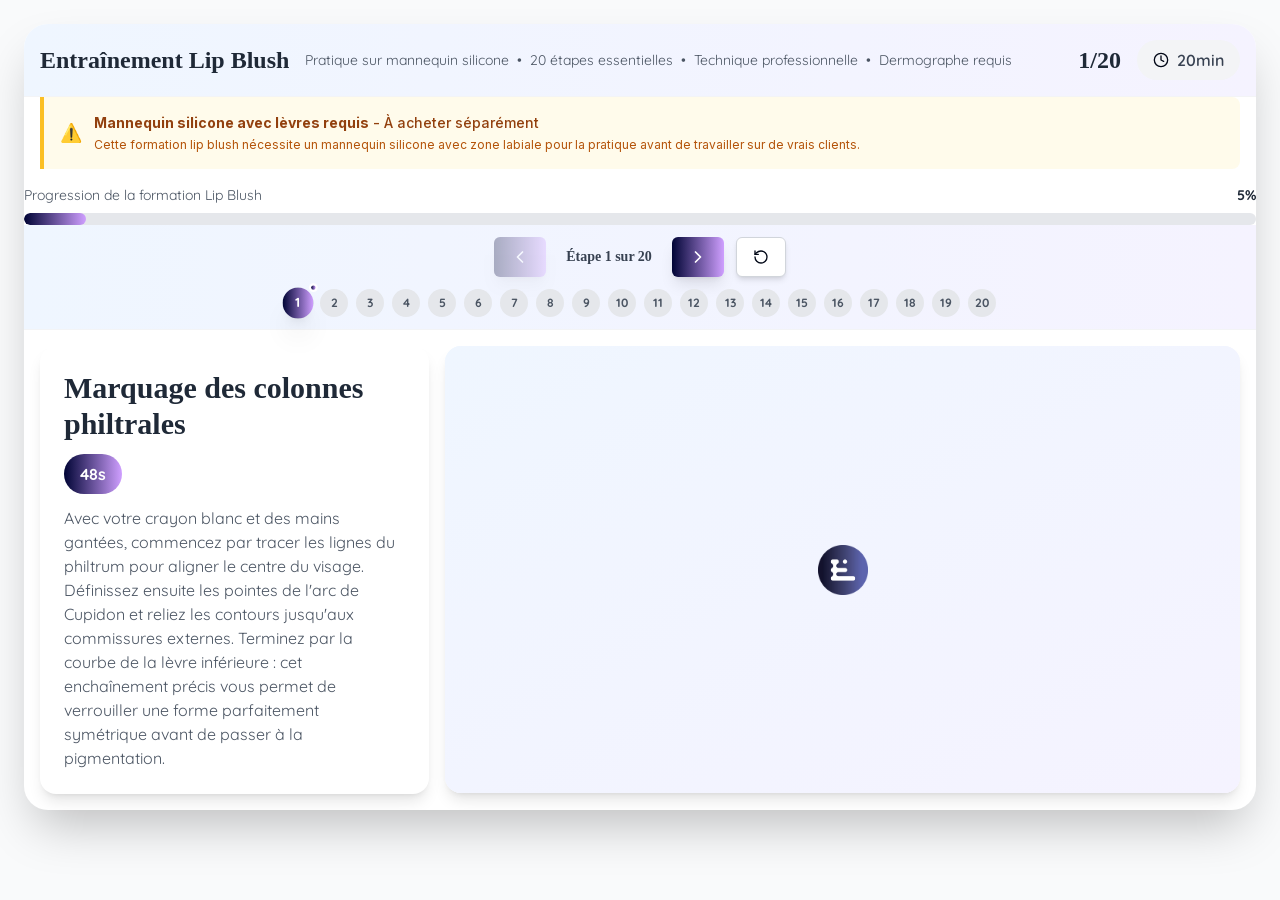
<file: index.html>
<!DOCTYPE html><html lang="en"><head><meta charSet="utf-8"/><meta name="viewport" content="width=device-width, initial-scale=1"/><link rel="preload" href="/_next/static/media/e4af272ccee01ff0-s.p.woff2" as="font" crossorigin="" type="font/woff2"/><link rel="stylesheet" href="/_next/static/css/b85b2c3dd0efe36e.css" data-precedence="next"/><link rel="preload" as="script" fetchPriority="low" href="/_next/static/chunks/webpack-371d1806992fc37c.js"/><script src="/_next/static/chunks/8bc8d761-1f9574afc9c856c7.js" async=""></script><script src="/_next/static/chunks/240-4ed3c83173c5999c.js" async=""></script><script src="/_next/static/chunks/main-app-2526d505be9d9907.js" async=""></script><script src="/_next/static/chunks/57-a1cb00b3a72c7ec3.js" async=""></script><script src="/_next/static/chunks/app/page-15923ea3c5dfd4e1.js" async=""></script><title>Microneedling Interactive Guide</title><meta name="description" content="Interactive guide to microneedling process and benefits"/><meta name="generator" content="v0.app"/><meta name="next-size-adjust"/><link href="https://fonts.googleapis.com/css2?family=LT+Saeada:wght@400;700&amp;family=Quicksand:wght@300;400;500;600;700&amp;display=swap" rel="stylesheet"/><script src="/_next/static/chunks/polyfills-42372ed130431b0a.js" noModule=""></script></head><body class="__className_f367f3"><main class="flex min-h-screen flex-col items-center p-2 bg-gray-50"><div class="w-full max-w-7xl mx-auto p-2 md:p-4"><div class="relative bg-white rounded-3xl shadow-2xl overflow-hidden"><div class="bg-gradient-to-r from-blue-50 to-violet-50 p-4 border-b border-gray-100"><div class="flex flex-col sm:flex-row justify-between items-center gap-3 sm:gap-0"><div class="flex flex-col sm:flex-row items-center gap-2 sm:gap-4"><h1 class="text-xl sm:text-2xl font-bold font-saeada text-gray-800">Entraînement Lip Blush</h1><div class="flex flex-wrap gap-2 text-sm font-quicksand text-gray-600"><span>Pratique sur mannequin silicone</span><span class="hidden sm:inline">•</span><span>20 étapes essentielles</span><span class="hidden sm:inline">•</span><span>Technique professionnelle</span><span class="hidden sm:inline">•</span><span>Dermographe requis</span></div></div><div class="flex items-center gap-3 sm:gap-4"><span class="text-xl sm:text-2xl font-bold font-saeada text-gray-800">1<!-- -->/<!-- -->20</span><div class="flex items-center gap-2 bg-gray-100 px-3 py-1 sm:px-4 sm:py-2 rounded-full"><svg xmlns="http://www.w3.org/2000/svg" width="14" height="14" viewBox="0 0 24 24" fill="none" stroke="currentColor" stroke-width="2" stroke-linecap="round" stroke-linejoin="round" class="lucide lucide-clock sm:w-4 sm:h-4"><circle cx="12" cy="12" r="10"></circle><polyline points="12 6 12 12 16 14"></polyline></svg><span class="text-sm sm:text-base font-semibold font-quicksand text-gray-700">20min</span></div></div></div></div><div class="mx-2 md:mx-4 mb-4"><div class="bg-amber-50 border-l-4 border-amber-400 p-4 rounded-r-lg"><div class="flex items-center"><div class="flex-shrink-0"><span class="text-amber-600 text-lg">⚠️</span></div><div class="ml-3"><p class="text-sm font-medium text-amber-800"><strong>Mannequin silicone avec lèvres requis</strong> - À acheter séparément</p><p class="text-xs text-amber-700 mt-1">Cette formation lip blush nécessite un mannequin silicone avec zone labiale pour la pratique avant de travailler sur de vrais clients.</p></div></div></div></div><div class="mt-4"><div class="flex items-center justify-between mb-2"><span class="text-sm font-quicksand text-gray-600">Progression de la formation Lip Blush</span><span class="text-sm font-bold font-quicksand text-gray-800">5<!-- -->%</span></div><div class="w-full bg-gray-200 rounded-full h-3 overflow-hidden"><div class="h-full bg-gradient-to-r from-[#000435] to-[#CF9FFF] rounded-full" style="width:0px"></div></div></div><div class="px-2 md:px-4 py-3 bg-gradient-to-r from-blue-50 to-violet-50 border-b border-gray-100"><div class="flex justify-center items-center mb-3"><div class="flex items-center gap-2 sm:gap-3"><button class="inline-flex items-center justify-center whitespace-nowrap rounded-md font-medium ring-offset-white transition-colors focus-visible:outline-none focus-visible:ring-2 focus-visible:ring-slate-950 focus-visible:ring-offset-2 disabled:pointer-events-none dark:ring-offset-slate-950 dark:focus-visible:ring-slate-300 border border-slate-200 hover:bg-slate-100 hover:text-slate-900 dark:border-slate-800 dark:bg-slate-950 dark:hover:bg-slate-800 dark:hover:text-slate-50 h-10 px-3 py-2 sm:px-4 sm:py-3 bg-[#000435] bg-gradient-to-r from-[#000435] to-[#CF9FFF] text-white border-none hover:from-[#000435]/90 hover:to-[#CF9FFF]/90 disabled:cursor-not-allowed font-quicksand text-sm sm:text-base shadow-lg disabled:opacity-30" disabled=""><svg xmlns="http://www.w3.org/2000/svg" width="18" height="18" viewBox="0 0 24 24" fill="none" stroke="currentColor" stroke-width="2" stroke-linecap="round" stroke-linejoin="round" class="lucide lucide-chevron-left sm:w-5 sm:h-5"><path d="m15 18-6-6 6-6"></path></svg></button><span class="text-sm font-semibold font-saeada text-gray-700 px-2 hidden sm:block">Étape <!-- -->1<!-- --> sur <!-- -->20</span><button class="inline-flex items-center justify-center whitespace-nowrap rounded-md font-medium ring-offset-white transition-colors focus-visible:outline-none focus-visible:ring-2 focus-visible:ring-slate-950 focus-visible:ring-offset-2 disabled:pointer-events-none dark:ring-offset-slate-950 dark:focus-visible:ring-slate-300 border border-slate-200 hover:bg-slate-100 hover:text-slate-900 dark:border-slate-800 dark:bg-slate-950 dark:hover:bg-slate-800 dark:hover:text-slate-50 h-10 px-3 py-2 sm:px-4 sm:py-3 bg-[#000435] bg-gradient-to-r from-[#000435] to-[#CF9FFF] text-white border-none hover:from-[#000435]/90 hover:to-[#CF9FFF]/90 disabled:cursor-not-allowed font-quicksand text-sm sm:text-base shadow-lg disabled:opacity-30"><svg xmlns="http://www.w3.org/2000/svg" width="18" height="18" viewBox="0 0 24 24" fill="none" stroke="currentColor" stroke-width="2" stroke-linecap="round" stroke-linejoin="round" class="lucide lucide-chevron-right sm:w-5 sm:h-5"><path d="m9 18 6-6-6-6"></path></svg></button><button class="inline-flex items-center justify-center whitespace-nowrap rounded-md font-medium ring-offset-white transition-colors focus-visible:outline-none focus-visible:ring-2 focus-visible:ring-slate-950 focus-visible:ring-offset-2 disabled:pointer-events-none disabled:opacity-50 dark:ring-offset-slate-950 dark:focus-visible:ring-slate-300 border hover:text-slate-900 dark:border-slate-800 dark:bg-slate-950 dark:hover:bg-slate-800 dark:hover:text-slate-50 h-10 px-3 py-2 sm:px-4 sm:py-3 bg-white border-gray-300 hover:bg-gray-50 font-quicksand text-sm sm:text-base shadow-md"><svg xmlns="http://www.w3.org/2000/svg" width="16" height="16" viewBox="0 0 24 24" fill="none" stroke="currentColor" stroke-width="2" stroke-linecap="round" stroke-linejoin="round" class="lucide lucide-rotate-ccw sm:w-4 sm:h-4"><path d="M3 12a9 9 0 1 0 9-9 9.75 9.75 0 0 0-6.74 2.74L3 8"></path><path d="M3 3v5h5"></path></svg></button></div></div><div class="flex justify-center"><div class="flex gap-1 md:gap-2 flex-wrap justify-center max-w-full"><button class="relative w-6 h-6 md:w-7 md:h-7 rounded-full transition-all duration-300 flex items-center justify-center text-xs font-bold font-quicksand flex-shrink-0 bg-[#000435] bg-gradient-to-r from-[#000435] to-[#CF9FFF] text-white shadow-xl scale-110" tabindex="0"><span class="text-xs">1</span><div class="absolute -top-1 -right-1 bg-white rounded-full p-0.5 z-20 shadow-lg" style="transform:scale(0)"><div class="w-1 h-1 bg-gradient-to-r from-[#000435] to-[#CF9FFF] rounded-full animate-pulse"></div></div></button><button class="relative w-6 h-6 md:w-7 md:h-7 rounded-full transition-all duration-300 flex items-center justify-center text-xs font-bold font-quicksand flex-shrink-0 bg-gray-200 text-gray-600 hover:bg-gray-300" tabindex="0"><span class="text-xs">2</span></button><button class="relative w-6 h-6 md:w-7 md:h-7 rounded-full transition-all duration-300 flex items-center justify-center text-xs font-bold font-quicksand flex-shrink-0 bg-gray-200 text-gray-600 hover:bg-gray-300" tabindex="0"><span class="text-xs">3</span></button><button class="relative w-6 h-6 md:w-7 md:h-7 rounded-full transition-all duration-300 flex items-center justify-center text-xs font-bold font-quicksand flex-shrink-0 bg-gray-200 text-gray-600 hover:bg-gray-300" tabindex="0"><span class="text-xs">4</span></button><button class="relative w-6 h-6 md:w-7 md:h-7 rounded-full transition-all duration-300 flex items-center justify-center text-xs font-bold font-quicksand flex-shrink-0 bg-gray-200 text-gray-600 hover:bg-gray-300" tabindex="0"><span class="text-xs">5</span></button><button class="relative w-6 h-6 md:w-7 md:h-7 rounded-full transition-all duration-300 flex items-center justify-center text-xs font-bold font-quicksand flex-shrink-0 bg-gray-200 text-gray-600 hover:bg-gray-300" tabindex="0"><span class="text-xs">6</span></button><button class="relative w-6 h-6 md:w-7 md:h-7 rounded-full transition-all duration-300 flex items-center justify-center text-xs font-bold font-quicksand flex-shrink-0 bg-gray-200 text-gray-600 hover:bg-gray-300" tabindex="0"><span class="text-xs">7</span></button><button class="relative w-6 h-6 md:w-7 md:h-7 rounded-full transition-all duration-300 flex items-center justify-center text-xs font-bold font-quicksand flex-shrink-0 bg-gray-200 text-gray-600 hover:bg-gray-300" tabindex="0"><span class="text-xs">8</span></button><button class="relative w-6 h-6 md:w-7 md:h-7 rounded-full transition-all duration-300 flex items-center justify-center text-xs font-bold font-quicksand flex-shrink-0 bg-gray-200 text-gray-600 hover:bg-gray-300" tabindex="0"><span class="text-xs">9</span></button><button class="relative w-6 h-6 md:w-7 md:h-7 rounded-full transition-all duration-300 flex items-center justify-center text-xs font-bold font-quicksand flex-shrink-0 bg-gray-200 text-gray-600 hover:bg-gray-300" tabindex="0"><span class="text-xs">10</span></button><button class="relative w-6 h-6 md:w-7 md:h-7 rounded-full transition-all duration-300 flex items-center justify-center text-xs font-bold font-quicksand flex-shrink-0 bg-gray-200 text-gray-600 hover:bg-gray-300" tabindex="0"><span class="text-xs">11</span></button><button class="relative w-6 h-6 md:w-7 md:h-7 rounded-full transition-all duration-300 flex items-center justify-center text-xs font-bold font-quicksand flex-shrink-0 bg-gray-200 text-gray-600 hover:bg-gray-300" tabindex="0"><span class="text-xs">12</span></button><button class="relative w-6 h-6 md:w-7 md:h-7 rounded-full transition-all duration-300 flex items-center justify-center text-xs font-bold font-quicksand flex-shrink-0 bg-gray-200 text-gray-600 hover:bg-gray-300" tabindex="0"><span class="text-xs">13</span></button><button class="relative w-6 h-6 md:w-7 md:h-7 rounded-full transition-all duration-300 flex items-center justify-center text-xs font-bold font-quicksand flex-shrink-0 bg-gray-200 text-gray-600 hover:bg-gray-300" tabindex="0"><span class="text-xs">14</span></button><button class="relative w-6 h-6 md:w-7 md:h-7 rounded-full transition-all duration-300 flex items-center justify-center text-xs font-bold font-quicksand flex-shrink-0 bg-gray-200 text-gray-600 hover:bg-gray-300" tabindex="0"><span class="text-xs">15</span></button><button class="relative w-6 h-6 md:w-7 md:h-7 rounded-full transition-all duration-300 flex items-center justify-center text-xs font-bold font-quicksand flex-shrink-0 bg-gray-200 text-gray-600 hover:bg-gray-300" tabindex="0"><span class="text-xs">16</span></button><button class="relative w-6 h-6 md:w-7 md:h-7 rounded-full transition-all duration-300 flex items-center justify-center text-xs font-bold font-quicksand flex-shrink-0 bg-gray-200 text-gray-600 hover:bg-gray-300" tabindex="0"><span class="text-xs">17</span></button><button class="relative w-6 h-6 md:w-7 md:h-7 rounded-full transition-all duration-300 flex items-center justify-center text-xs font-bold font-quicksand flex-shrink-0 bg-gray-200 text-gray-600 hover:bg-gray-300" tabindex="0"><span class="text-xs">18</span></button><button class="relative w-6 h-6 md:w-7 md:h-7 rounded-full transition-all duration-300 flex items-center justify-center text-xs font-bold font-quicksand flex-shrink-0 bg-gray-200 text-gray-600 hover:bg-gray-300" tabindex="0"><span class="text-xs">19</span></button><button class="relative w-6 h-6 md:w-7 md:h-7 rounded-full transition-all duration-300 flex items-center justify-center text-xs font-bold font-quicksand flex-shrink-0 bg-gray-200 text-gray-600 hover:bg-gray-300" tabindex="0"><span class="text-xs">20</span></button></div></div></div><div class="grid grid-cols-1 md:grid-cols-12 gap-4 p-2 md:p-4"><div class="md:col-span-4 hidden md:flex flex-col justify-center"><div class="bg-white rounded-2xl p-4 md:p-6 shadow-lg" style="opacity:0;transform:translateX(-20px)"><h2 class="text-2xl md:text-3xl font-bold font-saeada text-gray-800 mb-2 md:mb-3 text-center md:text-left">Marquage des colonnes philtrales</h2><div class="flex justify-center md:justify-start mb-3"><span class="inline-block px-3 py-1 md:px-4 md:py-2 bg-[#000435] bg-gradient-to-r from-[#000435] to-[#CF9FFF] text-white rounded-full text-sm md:text-base font-bold font-quicksand">48s</span></div><p class="text-sm md:text-base font-quicksand text-gray-600 leading-relaxed text-center md:text-left">Avec votre crayon blanc et des mains gantées, commencez par tracer les lignes du philtrum pour aligner le centre du visage. Définissez ensuite les pointes de l&#x27;arc de Cupidon et reliez les contours jusqu&#x27;aux commissures externes. Terminez par la courbe de la lèvre inférieure : cet enchaînement précis vous permet de verrouiller une forme parfaitement symétrique avant de passer à la pigmentation.</p></div></div><div class="md:col-span-8 order-first md:order-none"><div class="relative"><div class="relative w-full aspect-video bg-gradient-to-br from-blue-50 to-violet-50 rounded-2xl overflow-hidden shadow-lg" style="opacity:0;transform:scale(0.95)"><div class="relative w-full h-full"><iframe class="w-full h-full" src="https://player.vimeo.com/video/1155571172?h=7f2b0a4b63&amp;badge=0&amp;autopause=0&amp;player_id=0&amp;app_id=58479&amp;autoplay=1&amp;loop=1&amp;controls=0" frameBorder="0" allow="autoplay; fullscreen; picture-in-picture; clipboard-write; encrypted-media; web-share" allowFullScreen="" loading="eager"></iframe><div class="loading-spinner absolute inset-0 flex items-center justify-center bg-gradient-to-br from-blue-50 to-violet-50"><img alt="Loading..." loading="lazy" width="50" height="50" decoding="async" data-nimg="1" class="animate-spin" style="color:transparent" src="/loading-spinner.png"/></div></div></div></div></div></div></div></div></main><script src="/_next/static/chunks/webpack-371d1806992fc37c.js" async=""></script><script>(self.__next_f=self.__next_f||[]).push([0]);self.__next_f.push([2,null])</script><script>self.__next_f.push([1,"1:HL[\"/_next/static/media/e4af272ccee01ff0-s.p.woff2\",\"font\",{\"crossOrigin\":\"\",\"type\":\"font/woff2\"}]\n2:HL[\"/_next/static/css/b85b2c3dd0efe36e.css\",\"style\"]\n"])</script><script>self.__next_f.push([1,"3:I[7266,[],\"\"]\n5:I[4213,[\"57\",\"static/chunks/57-a1cb00b3a72c7ec3.js\",\"931\",\"static/chunks/app/page-15923ea3c5dfd4e1.js\"],\"default\"]\n6:I[2110,[],\"\"]\n7:I[4718,[],\"\"]\n9:I[4735,[],\"\"]\na:[]\n"])</script><script>self.__next_f.push([1,"0:[\"$\",\"$L3\",null,{\"buildId\":\"ZQlW4V87eiAfDz6m6lBoD\",\"assetPrefix\":\"\",\"urlParts\":[\"\",\"\"],\"initialTree\":[\"\",{\"children\":[\"__PAGE__\",{}]},\"$undefined\",\"$undefined\",true],\"initialSeedData\":[\"\",{\"children\":[\"__PAGE__\",{},[[\"$L4\",[\"$\",\"main\",null,{\"className\":\"flex min-h-screen flex-col items-center p-2 bg-gray-50\",\"children\":[\"$\",\"$L5\",null,{}]}],null],null],null]},[[[[\"$\",\"link\",\"0\",{\"rel\":\"stylesheet\",\"href\":\"/_next/static/css/b85b2c3dd0efe36e.css\",\"precedence\":\"next\",\"crossOrigin\":\"$undefined\"}]],[\"$\",\"html\",null,{\"lang\":\"en\",\"children\":[[\"$\",\"head\",null,{\"children\":[false,[\"$\",\"link\",null,{\"href\":\"https://fonts.googleapis.com/css2?family=LT+Saeada:wght@400;700\u0026family=Quicksand:wght@300;400;500;600;700\u0026display=swap\",\"rel\":\"stylesheet\"}]]}],[\"$\",\"body\",null,{\"className\":\"__className_f367f3\",\"children\":[\"$\",\"$L6\",null,{\"parallelRouterKey\":\"children\",\"segmentPath\":[\"children\"],\"error\":\"$undefined\",\"errorStyles\":\"$undefined\",\"errorScripts\":\"$undefined\",\"template\":[\"$\",\"$L7\",null,{}],\"templateStyles\":\"$undefined\",\"templateScripts\":\"$undefined\",\"notFound\":[[\"$\",\"title\",null,{\"children\":\"404: This page could not be found.\"}],[\"$\",\"div\",null,{\"style\":{\"fontFamily\":\"system-ui,\\\"Segoe UI\\\",Roboto,Helvetica,Arial,sans-serif,\\\"Apple Color Emoji\\\",\\\"Segoe UI Emoji\\\"\",\"height\":\"100vh\",\"textAlign\":\"center\",\"display\":\"flex\",\"flexDirection\":\"column\",\"alignItems\":\"center\",\"justifyContent\":\"center\"},\"children\":[\"$\",\"div\",null,{\"children\":[[\"$\",\"style\",null,{\"dangerouslySetInnerHTML\":{\"__html\":\"body{color:#000;background:#fff;margin:0}.next-error-h1{border-right:1px solid rgba(0,0,0,.3)}@media (prefers-color-scheme:dark){body{color:#fff;background:#000}.next-error-h1{border-right:1px solid rgba(255,255,255,.3)}}\"}}],[\"$\",\"h1\",null,{\"className\":\"next-error-h1\",\"style\":{\"display\":\"inline-block\",\"margin\":\"0 20px 0 0\",\"padding\":\"0 23px 0 0\",\"fontSize\":24,\"fontWeight\":500,\"verticalAlign\":\"top\",\"lineHeight\":\"49px\"},\"children\":\"404\"}],[\"$\",\"div\",null,{\"style\":{\"display\":\"inline-block\"},\"children\":[\"$\",\"h2\",null,{\"style\":{\"fontSize\":14,\"fontWeight\":400,\"lineHeight\":\"49px\",\"margin\":0},\"children\":\"This page could not be found.\"}]}]]}]}]],\"notFoundStyles\":[]}]}]]}]],null],null],\"couldBeIntercepted\":false,\"initialHead\":[null,\"$L8\"],\"globalErrorComponent\":\"$9\",\"missingSlots\":\"$Wa\"}]\n"])</script><script>self.__next_f.push([1,"8:[[\"$\",\"meta\",\"0\",{\"name\":\"viewport\",\"content\":\"width=device-width, initial-scale=1\"}],[\"$\",\"meta\",\"1\",{\"charSet\":\"utf-8\"}],[\"$\",\"title\",\"2\",{\"children\":\"Microneedling Interactive Guide\"}],[\"$\",\"meta\",\"3\",{\"name\":\"description\",\"content\":\"Interactive guide to microneedling process and benefits\"}],[\"$\",\"meta\",\"4\",{\"name\":\"generator\",\"content\":\"v0.app\"}],[\"$\",\"meta\",\"5\",{\"name\":\"next-size-adjust\"}]]\n4:null\n"])</script></body></html>
</file>
<file: _next/static/css/b85b2c3dd0efe36e.css>
@font-face{font-family:__Inter_f367f3;font-style:normal;font-weight:100 900;font-display:swap;src:url(/_next/static/media/ba9851c3c22cd980-s.woff2) format("woff2");unicode-range:u+0460-052f,u+1c80-1c8a,u+20b4,u+2de0-2dff,u+a640-a69f,u+fe2e-fe2f}@font-face{font-family:__Inter_f367f3;font-style:normal;font-weight:100 900;font-display:swap;src:url(/_next/static/media/21350d82a1f187e9-s.woff2) format("woff2");unicode-range:u+0301,u+0400-045f,u+0490-0491,u+04b0-04b1,u+2116}@font-face{font-family:__Inter_f367f3;font-style:normal;font-weight:100 900;font-display:swap;src:url(/_next/static/media/c5fe6dc8356a8c31-s.woff2) format("woff2");unicode-range:u+1f??}@font-face{font-family:__Inter_f367f3;font-style:normal;font-weight:100 900;font-display:swap;src:url(/_next/static/media/19cfc7226ec3afaa-s.woff2) format("woff2");unicode-range:u+0370-0377,u+037a-037f,u+0384-038a,u+038c,u+038e-03a1,u+03a3-03ff}@font-face{font-family:__Inter_f367f3;font-style:normal;font-weight:100 900;font-display:swap;src:url(/_next/static/media/df0a9ae256c0569c-s.woff2) format("woff2");unicode-range:u+0102-0103,u+0110-0111,u+0128-0129,u+0168-0169,u+01a0-01a1,u+01af-01b0,u+0300-0301,u+0303-0304,u+0308-0309,u+0323,u+0329,u+1ea0-1ef9,u+20ab}@font-face{font-family:__Inter_f367f3;font-style:normal;font-weight:100 900;font-display:swap;src:url(/_next/static/media/8e9860b6e62d6359-s.woff2) format("woff2");unicode-range:u+0100-02ba,u+02bd-02c5,u+02c7-02cc,u+02ce-02d7,u+02dd-02ff,u+0304,u+0308,u+0329,u+1d00-1dbf,u+1e00-1e9f,u+1ef2-1eff,u+2020,u+20a0-20ab,u+20ad-20c0,u+2113,u+2c60-2c7f,u+a720-a7ff}@font-face{font-family:__Inter_f367f3;font-style:normal;font-weight:100 900;font-display:swap;src:url(/_next/static/media/e4af272ccee01ff0-s.p.woff2) format("woff2");unicode-range:u+00??,u+0131,u+0152-0153,u+02bb-02bc,u+02c6,u+02da,u+02dc,u+0304,u+0308,u+0329,u+2000-206f,u+20ac,u+2122,u+2191,u+2193,u+2212,u+2215,u+feff,u+fffd}@font-face{font-family:__Inter_Fallback_f367f3;src:local("Arial");ascent-override:90.49%;descent-override:22.56%;line-gap-override:0.00%;size-adjust:107.06%}.__className_f367f3{font-family:__Inter_f367f3,__Inter_Fallback_f367f3;font-style:normal}*,:after,:before{--tw-border-spacing-x:0;--tw-border-spacing-y:0;--tw-translate-x:0;--tw-translate-y:0;--tw-rotate:0;--tw-skew-x:0;--tw-skew-y:0;--tw-scale-x:1;--tw-scale-y:1;--tw-pan-x: ;--tw-pan-y: ;--tw-pinch-zoom: ;--tw-scroll-snap-strictness:proximity;--tw-gradient-from-position: ;--tw-gradient-via-position: ;--tw-gradient-to-position: ;--tw-ordinal: ;--tw-slashed-zero: ;--tw-numeric-figure: ;--tw-numeric-spacing: ;--tw-numeric-fraction: ;--tw-ring-inset: ;--tw-ring-offset-width:0px;--tw-ring-offset-color:#fff;--tw-ring-color:rgba(59,130,246,.5);--tw-ring-offset-shadow:0 0 #0000;--tw-ring-shadow:0 0 #0000;--tw-shadow:0 0 #0000;--tw-shadow-colored:0 0 #0000;--tw-blur: ;--tw-brightness: ;--tw-contrast: ;--tw-grayscale: ;--tw-hue-rotate: ;--tw-invert: ;--tw-saturate: ;--tw-sepia: ;--tw-drop-shadow: ;--tw-backdrop-blur: ;--tw-backdrop-brightness: ;--tw-backdrop-contrast: ;--tw-backdrop-grayscale: ;--tw-backdrop-hue-rotate: ;--tw-backdrop-invert: ;--tw-backdrop-opacity: ;--tw-backdrop-saturate: ;--tw-backdrop-sepia: ;--tw-contain-size: ;--tw-contain-layout: ;--tw-contain-paint: ;--tw-contain-style: }::backdrop{--tw-border-spacing-x:0;--tw-border-spacing-y:0;--tw-translate-x:0;--tw-translate-y:0;--tw-rotate:0;--tw-skew-x:0;--tw-skew-y:0;--tw-scale-x:1;--tw-scale-y:1;--tw-pan-x: ;--tw-pan-y: ;--tw-pinch-zoom: ;--tw-scroll-snap-strictness:proximity;--tw-gradient-from-position: ;--tw-gradient-via-position: ;--tw-gradient-to-position: ;--tw-ordinal: ;--tw-slashed-zero: ;--tw-numeric-figure: ;--tw-numeric-spacing: ;--tw-numeric-fraction: ;--tw-ring-inset: ;--tw-ring-offset-width:0px;--tw-ring-offset-color:#fff;--tw-ring-color:rgba(59,130,246,.5);--tw-ring-offset-shadow:0 0 #0000;--tw-ring-shadow:0 0 #0000;--tw-shadow:0 0 #0000;--tw-shadow-colored:0 0 #0000;--tw-blur: ;--tw-brightness: ;--tw-contrast: ;--tw-grayscale: ;--tw-hue-rotate: ;--tw-invert: ;--tw-saturate: ;--tw-sepia: ;--tw-drop-shadow: ;--tw-backdrop-blur: ;--tw-backdrop-brightness: ;--tw-backdrop-contrast: ;--tw-backdrop-grayscale: ;--tw-backdrop-hue-rotate: ;--tw-backdrop-invert: ;--tw-backdrop-opacity: ;--tw-backdrop-saturate: ;--tw-backdrop-sepia: ;--tw-contain-size: ;--tw-contain-layout: ;--tw-contain-paint: ;--tw-contain-style: }/*
! tailwindcss v3.4.19 | MIT License | https://tailwindcss.com
*/*,:after,:before{box-sizing:border-box;border:0 solid #e5e7eb}:after,:before{--tw-content:""}:host,html{line-height:1.5;-webkit-text-size-adjust:100%;-moz-tab-size:4;tab-size:4;font-family:ui-sans-serif,system-ui,sans-serif,Apple Color Emoji,Segoe UI Emoji,Segoe UI Symbol,Noto Color Emoji;font-feature-settings:normal;font-variation-settings:normal;-webkit-tap-highlight-color:transparent}body{margin:0;line-height:inherit}hr{height:0;color:inherit;border-top-width:1px}abbr:where([title]){text-decoration:underline dotted}h1,h2,h3,h4,h5,h6{font-size:inherit;font-weight:inherit}a{color:inherit;text-decoration:inherit}b,strong{font-weight:bolder}code,kbd,pre,samp{font-family:ui-monospace,SFMono-Regular,Menlo,Monaco,Consolas,Liberation Mono,Courier New,monospace;font-feature-settings:normal;font-variation-settings:normal;font-size:1em}small{font-size:80%}sub,sup{font-size:75%;line-height:0;position:relative;vertical-align:baseline}sub{bottom:-.25em}sup{top:-.5em}table{text-indent:0;border-color:inherit;border-collapse:collapse}button,input,optgroup,select,textarea{font-family:inherit;font-feature-settings:inherit;font-variation-settings:inherit;font-size:100%;font-weight:inherit;line-height:inherit;letter-spacing:inherit;color:inherit;margin:0;padding:0}button,select{text-transform:none}button,input:where([type=button]),input:where([type=reset]),input:where([type=submit]){-webkit-appearance:button;background-color:transparent;background-image:none}:-moz-focusring{outline:auto}:-moz-ui-invalid{box-shadow:none}progress{vertical-align:baseline}::-webkit-inner-spin-button,::-webkit-outer-spin-button{height:auto}[type=search]{-webkit-appearance:textfield;outline-offset:-2px}::-webkit-search-decoration{-webkit-appearance:none}::-webkit-file-upload-button{-webkit-appearance:button;font:inherit}summary{display:list-item}blockquote,dd,dl,figure,h1,h2,h3,h4,h5,h6,hr,p,pre{margin:0}fieldset{margin:0}fieldset,legend{padding:0}menu,ol,ul{list-style:none;margin:0;padding:0}dialog{padding:0}textarea{resize:vertical}input::placeholder,textarea::placeholder{opacity:1;color:#9ca3af}[role=button],button{cursor:pointer}:disabled{cursor:default}audio,canvas,embed,iframe,img,object,svg,video{display:block;vertical-align:middle}img,video{max-width:100%;height:auto}[hidden]:where(:not([hidden=until-found])){display:none}:root{--background:0 0% 100%;--foreground:222.2 84% 4.9%;--card:0 0% 100%;--card-foreground:222.2 84% 4.9%;--popover:0 0% 100%;--popover-foreground:222.2 84% 4.9%;--primary:222.2 47.4% 11.2%;--primary-foreground:210 40% 98%;--secondary:210 40% 96%;--secondary-foreground:222.2 84% 4.9%;--muted:210 40% 96%;--muted-foreground:215.4 16.3% 46.9%;--accent:210 40% 96%;--accent-foreground:222.2 84% 4.9%;--destructive:0 84.2% 60.2%;--destructive-foreground:210 40% 98%;--border:214.3 31.8% 91.4%;--input:214.3 31.8% 91.4%;--ring:222.2 84% 4.9%;--radius:0.5rem;--chart-1:12 76% 61%;--chart-2:173 58% 39%;--chart-3:197 37% 24%;--chart-4:43 74% 66%;--chart-5:27 87% 67%}.dark{--background:222.2 84% 4.9%;--foreground:210 40% 98%;--card:222.2 84% 4.9%;--card-foreground:210 40% 98%;--popover:222.2 84% 4.9%;--popover-foreground:210 40% 98%;--primary:210 40% 98%;--primary-foreground:222.2 47.4% 11.2%;--secondary:217.2 32.6% 17.5%;--secondary-foreground:210 40% 98%;--muted:217.2 32.6% 17.5%;--muted-foreground:215 20.2% 65.1%;--accent:217.2 32.6% 17.5%;--accent-foreground:210 40% 98%;--destructive:0 62.8% 30.6%;--destructive-foreground:210 40% 98%;--border:217.2 32.6% 17.5%;--input:217.2 32.6% 17.5%;--ring:212.7 26.8% 83.9%;--chart-1:220 70% 50%;--chart-2:160 60% 45%;--chart-3:30 80% 55%;--chart-4:280 65% 60%;--chart-5:340 75% 55%}*{border-color:hsl(var(--border))}body{background-color:hsl(var(--background));color:hsl(var(--foreground))}.sr-only{position:absolute;width:1px;height:1px;padding:0;margin:-1px;overflow:hidden;clip:rect(0,0,0,0);white-space:nowrap;border-width:0}.pointer-events-none{pointer-events:none}.pointer-events-auto{pointer-events:auto}.visible{visibility:visible}.invisible{visibility:hidden}.fixed{position:fixed}.absolute{position:absolute}.relative{position:relative}.inset-0{inset:0}.inset-x-0{left:0;right:0}.inset-y-0{top:0;bottom:0}.-bottom-12{bottom:-3rem}.-bottom-16{bottom:-4rem}.-left-12{left:-3rem}.-right-1{right:-.25rem}.-right-12{right:-3rem}.-right-2{right:-.5rem}.-top-1{top:-.25rem}.-top-12{top:-3rem}.-top-2{top:-.5rem}.bottom-0{bottom:0}.left-0{left:0}.left-1\/2{left:50%}.left-2{left:.5rem}.left-4{left:1rem}.left-\[50\%\]{left:50%}.right-0{right:0}.right-1{right:.25rem}.right-2{right:.5rem}.right-3{right:.75rem}.right-4{right:1rem}.top-0{top:0}.top-1\.5{top:.375rem}.top-1\/2{top:50%}.top-2{top:.5rem}.top-3\.5{top:.875rem}.top-4{top:1rem}.top-\[1px\]{top:1px}.top-\[50\%\]{top:50%}.top-\[60\%\]{top:60%}.top-full{top:100%}.z-10{z-index:10}.z-20{z-index:20}.z-50{z-index:50}.z-\[100\]{z-index:100}.z-\[1\]{z-index:1}.order-first{order:-9999}.-mx-1{margin-left:-.25rem;margin-right:-.25rem}.mx-2{margin-left:.5rem;margin-right:.5rem}.mx-3\.5{margin-left:.875rem;margin-right:.875rem}.mx-4{margin-left:1rem;margin-right:1rem}.mx-auto{margin-left:auto;margin-right:auto}.my-0\.5{margin-top:.125rem;margin-bottom:.125rem}.my-1{margin-top:.25rem;margin-bottom:.25rem}.my-4{margin-top:1rem;margin-bottom:1rem}.-ml-4{margin-left:-1rem}.-mt-4{margin-top:-1rem}.mb-1{margin-bottom:.25rem}.mb-2{margin-bottom:.5rem}.mb-3{margin-bottom:.75rem}.mb-4{margin-bottom:1rem}.mb-6{margin-bottom:1.5rem}.ml-1{margin-left:.25rem}.ml-3{margin-left:.75rem}.ml-auto{margin-left:auto}.mr-2{margin-right:.5rem}.mt-1{margin-top:.25rem}.mt-1\.5{margin-top:.375rem}.mt-2{margin-top:.5rem}.mt-24{margin-top:6rem}.mt-3{margin-top:.75rem}.mt-4{margin-top:1rem}.mt-6{margin-top:1.5rem}.mt-8{margin-top:2rem}.mt-auto{margin-top:auto}.block{display:block}.inline-block{display:inline-block}.flex{display:flex}.inline-flex{display:inline-flex}.table{display:table}.grid{display:grid}.hidden{display:none}.aspect-square{aspect-ratio:1/1}.aspect-video{aspect-ratio:16/9}.size-4{width:1rem;height:1rem}.size-\[--cell-size\]{width:var(--cell-size);height:var(--cell-size)}.h-1{height:.25rem}.h-1\.5{height:.375rem}.h-10{height:2.5rem}.h-11{height:2.75rem}.h-12{height:3rem}.h-2{height:.5rem}.h-2\.5{height:.625rem}.h-20{height:5rem}.h-3{height:.75rem}.h-3\.5{height:.875rem}.h-4{height:1rem}.h-5{height:1.25rem}.h-6{height:1.5rem}.h-7{height:1.75rem}.h-8{height:2rem}.h-9{height:2.25rem}.h-\[--cell-size\]{height:var(--cell-size)}.h-\[1px\]{height:1px}.h-\[var\(--radix-navigation-menu-viewport-height\)\]{height:var(--radix-navigation-menu-viewport-height)}.h-\[var\(--radix-select-trigger-height\)\]{height:var(--radix-select-trigger-height)}.h-auto{height:auto}.h-full{height:100%}.h-px{height:1px}.h-svh{height:100svh}.max-h-96{max-height:24rem}.max-h-\[300px\]{max-height:300px}.max-h-\[80vh\]{max-height:80vh}.max-h-full{max-height:100%}.max-h-screen{max-height:100vh}.min-h-0{min-height:0}.min-h-\[80px\]{min-height:80px}.min-h-screen{min-height:100vh}.min-h-svh{min-height:100svh}.w-0{width:0}.w-1{width:.25rem}.w-10{width:2.5rem}.w-11{width:2.75rem}.w-2{width:.5rem}.w-2\.5{width:.625rem}.w-20{width:5rem}.w-3{width:.75rem}.w-3\.5{width:.875rem}.w-3\/4{width:75%}.w-4{width:1rem}.w-5{width:1.25rem}.w-6{width:1.5rem}.w-64{width:16rem}.w-7{width:1.75rem}.w-72{width:18rem}.w-8{width:2rem}.w-9{width:2.25rem}.w-\[--cell-size\]{width:var(--cell-size)}.w-\[--sidebar-width\]{width:var(--sidebar-width)}.w-\[100px\]{width:100px}.w-\[1px\]{width:1px}.w-auto{width:auto}.w-fit{width:fit-content}.w-full{width:100%}.w-max{width:max-content}.w-px{width:1px}.min-w-0{min-width:0}.min-w-10{min-width:2.5rem}.min-w-11{min-width:2.75rem}.min-w-5{min-width:1.25rem}.min-w-9{min-width:2.25rem}.min-w-\[--cell-size\]{min-width:var(--cell-size)}.min-w-\[12rem\]{min-width:12rem}.min-w-\[8rem\]{min-width:8rem}.min-w-\[var\(--radix-select-trigger-width\)\]{min-width:var(--radix-select-trigger-width)}.max-w-4xl{max-width:56rem}.max-w-6xl{max-width:72rem}.max-w-7xl{max-width:80rem}.max-w-\[--skeleton-width\]{max-width:var(--skeleton-width)}.max-w-full{max-width:100%}.max-w-lg{max-width:32rem}.max-w-max{max-width:max-content}.flex-1{flex:1 1 0%}.flex-shrink-0,.shrink-0{flex-shrink:0}.grow{flex-grow:1}.grow-0{flex-grow:0}.basis-full{flex-basis:100%}.caption-bottom{caption-side:bottom}.border-collapse{border-collapse:collapse}.-translate-x-1\/2{--tw-translate-x:-50%}.-translate-x-1\/2,.-translate-x-px{transform:translate(var(--tw-translate-x),var(--tw-translate-y)) rotate(var(--tw-rotate)) skewX(var(--tw-skew-x)) skewY(var(--tw-skew-y)) scaleX(var(--tw-scale-x)) scaleY(var(--tw-scale-y))}.-translate-x-px{--tw-translate-x:-1px}.-translate-y-1\/2{--tw-translate-y:-50%}.-translate-y-1\/2,.translate-x-\[-50\%\]{transform:translate(var(--tw-translate-x),var(--tw-translate-y)) rotate(var(--tw-rotate)) skewX(var(--tw-skew-x)) skewY(var(--tw-skew-y)) scaleX(var(--tw-scale-x)) scaleY(var(--tw-scale-y))}.translate-x-\[-50\%\]{--tw-translate-x:-50%}.translate-x-px{--tw-translate-x:1px}.translate-x-px,.translate-y-\[-50\%\]{transform:translate(var(--tw-translate-x),var(--tw-translate-y)) rotate(var(--tw-rotate)) skewX(var(--tw-skew-x)) skewY(var(--tw-skew-y)) scaleX(var(--tw-scale-x)) scaleY(var(--tw-scale-y))}.translate-y-\[-50\%\]{--tw-translate-y:-50%}.rotate-45{--tw-rotate:45deg}.rotate-45,.rotate-90{transform:translate(var(--tw-translate-x),var(--tw-translate-y)) rotate(var(--tw-rotate)) skewX(var(--tw-skew-x)) skewY(var(--tw-skew-y)) scaleX(var(--tw-scale-x)) scaleY(var(--tw-scale-y))}.rotate-90{--tw-rotate:90deg}.scale-110{--tw-scale-x:1.1;--tw-scale-y:1.1}.scale-110,.transform{transform:translate(var(--tw-translate-x),var(--tw-translate-y)) rotate(var(--tw-rotate)) skewX(var(--tw-skew-x)) skewY(var(--tw-skew-y)) scaleX(var(--tw-scale-x)) scaleY(var(--tw-scale-y))}@keyframes pulse{50%{opacity:.5}}.animate-pulse{animation:pulse 2s cubic-bezier(.4,0,.6,1) infinite}@keyframes spin{to{transform:rotate(1turn)}}.animate-spin{animation:spin 1s linear infinite}.cursor-default{cursor:default}.cursor-pointer{cursor:pointer}.touch-none{touch-action:none}.select-none{user-select:none}.list-none{list-style-type:none}.grid-cols-1{grid-template-columns:repeat(1,minmax(0,1fr))}.flex-row{flex-direction:row}.flex-col{flex-direction:column}.flex-col-reverse{flex-direction:column-reverse}.flex-wrap{flex-wrap:wrap}.items-start{align-items:flex-start}.items-end{align-items:flex-end}.items-center{align-items:center}.items-stretch{align-items:stretch}.justify-center{justify-content:center}.justify-between{justify-content:space-between}.gap-1{gap:.25rem}.gap-1\.5{gap:.375rem}.gap-2{gap:.5rem}.gap-3{gap:.75rem}.gap-4{gap:1rem}.gap-6{gap:1.5rem}.space-x-1>:not([hidden])~:not([hidden]){--tw-space-x-reverse:0;margin-right:calc(.25rem * var(--tw-space-x-reverse));margin-left:calc(.25rem * calc(1 - var(--tw-space-x-reverse)))}.space-x-4>:not([hidden])~:not([hidden]){--tw-space-x-reverse:0;margin-right:calc(1rem * var(--tw-space-x-reverse));margin-left:calc(1rem * calc(1 - var(--tw-space-x-reverse)))}.space-y-1\.5>:not([hidden])~:not([hidden]){--tw-space-y-reverse:0;margin-top:calc(.375rem * calc(1 - var(--tw-space-y-reverse)));margin-bottom:calc(.375rem * var(--tw-space-y-reverse))}.space-y-2>:not([hidden])~:not([hidden]){--tw-space-y-reverse:0;margin-top:calc(.5rem * calc(1 - var(--tw-space-y-reverse)));margin-bottom:calc(.5rem * var(--tw-space-y-reverse))}.overflow-auto{overflow:auto}.overflow-hidden{overflow:hidden}.overflow-y-auto{overflow-y:auto}.overflow-x-hidden{overflow-x:hidden}.whitespace-nowrap{white-space:nowrap}.break-words{overflow-wrap:break-word}.rounded-2xl{border-radius:1rem}.rounded-3xl{border-radius:1.5rem}.rounded-\[2px\]{border-radius:2px}.rounded-\[inherit\]{border-radius:inherit}.rounded-full{border-radius:9999px}.rounded-lg{border-radius:var(--radius)}.rounded-md{border-radius:calc(var(--radius) - 2px)}.rounded-none{border-radius:0}.rounded-sm{border-radius:calc(var(--radius) - 4px)}.rounded-xl{border-radius:.75rem}.rounded-l-md{border-top-left-radius:calc(var(--radius) - 2px);border-bottom-left-radius:calc(var(--radius) - 2px)}.rounded-r-lg{border-top-right-radius:var(--radius);border-bottom-right-radius:var(--radius)}.rounded-r-md{border-top-right-radius:calc(var(--radius) - 2px);border-bottom-right-radius:calc(var(--radius) - 2px)}.rounded-t-\[10px\]{border-top-left-radius:10px;border-top-right-radius:10px}.rounded-tl-sm{border-top-left-radius:calc(var(--radius) - 4px)}.border{border-width:1px}.border-2{border-width:2px}.border-\[1\.5px\]{border-width:1.5px}.border-y{border-top-width:1px}.border-b,.border-y{border-bottom-width:1px}.border-l{border-left-width:1px}.border-l-4{border-left-width:4px}.border-r{border-right-width:1px}.border-t{border-top-width:1px}.border-t-2{border-top-width:2px}.border-dashed{border-style:dashed}.border-none{border-style:none}.border-\[--color-border\]{border-color:var(--color-border)}.border-amber-400{--tw-border-opacity:1;border-color:rgb(251 191 36/var(--tw-border-opacity,1))}.border-border\/50{border-color:hsl(var(--border)/.5)}.border-destructive{border-color:hsl(var(--destructive))}.border-destructive\/50{border-color:hsl(var(--destructive)/.5)}.border-gray-100{--tw-border-opacity:1;border-color:rgb(243 244 246/var(--tw-border-opacity,1))}.border-gray-300{--tw-border-opacity:1;border-color:rgb(209 213 219/var(--tw-border-opacity,1))}.border-input{border-color:hsl(var(--input))}.border-primary{border-color:hsl(var(--primary))}.border-sidebar-border{border-color:hsl(var(--sidebar-border))}.border-slate-200{--tw-border-opacity:1;border-color:rgb(226 232 240/var(--tw-border-opacity,1))}.border-transparent{border-color:transparent}.border-white\/20{border-color:hsla(0,0%,100%,.2)}.border-l-transparent{border-left-color:transparent}.border-t-transparent{border-top-color:transparent}.bg-\[\#000435\]{--tw-bg-opacity:1;background-color:rgb(0 4 53/var(--tw-bg-opacity,1))}.bg-\[--color-bg\]{background-color:var(--color-bg)}.bg-accent{background-color:hsl(var(--accent))}.bg-amber-50{--tw-bg-opacity:1;background-color:rgb(255 251 235/var(--tw-bg-opacity,1))}.bg-background{background-color:hsl(var(--background))}.bg-black{--tw-bg-opacity:1;background-color:rgb(0 0 0/var(--tw-bg-opacity,1))}.bg-black\/80{background-color:rgba(0,0,0,.8)}.bg-blue-500{--tw-bg-opacity:1;background-color:rgb(59 130 246/var(--tw-bg-opacity,1))}.bg-border{background-color:hsl(var(--border))}.bg-card{background-color:hsl(var(--card))}.bg-destructive{background-color:hsl(var(--destructive))}.bg-foreground{background-color:hsl(var(--foreground))}.bg-gray-100{--tw-bg-opacity:1;background-color:rgb(243 244 246/var(--tw-bg-opacity,1))}.bg-gray-200{--tw-bg-opacity:1;background-color:rgb(229 231 235/var(--tw-bg-opacity,1))}.bg-gray-50{--tw-bg-opacity:1;background-color:rgb(249 250 251/var(--tw-bg-opacity,1))}.bg-green-400{--tw-bg-opacity:1;background-color:rgb(74 222 128/var(--tw-bg-opacity,1))}.bg-green-500{--tw-bg-opacity:1;background-color:rgb(34 197 94/var(--tw-bg-opacity,1))}.bg-green-600{--tw-bg-opacity:1;background-color:rgb(22 163 74/var(--tw-bg-opacity,1))}.bg-muted{background-color:hsl(var(--muted))}.bg-muted\/50{background-color:hsl(var(--muted)/.5)}.bg-pink-500{--tw-bg-opacity:1;background-color:rgb(236 72 153/var(--tw-bg-opacity,1))}.bg-popover{background-color:hsl(var(--popover))}.bg-primary{background-color:hsl(var(--primary))}.bg-purple-500{--tw-bg-opacity:1;background-color:rgb(168 85 247/var(--tw-bg-opacity,1))}.bg-red-500{--tw-bg-opacity:1;background-color:rgb(239 68 68/var(--tw-bg-opacity,1))}.bg-secondary{background-color:hsl(var(--secondary))}.bg-sidebar{background-color:hsl(var(--sidebar-background))}.bg-sidebar-border{background-color:hsl(var(--sidebar-border))}.bg-slate-100{--tw-bg-opacity:1;background-color:rgb(241 245 249/var(--tw-bg-opacity,1))}.bg-slate-900{--tw-bg-opacity:1;background-color:rgb(15 23 42/var(--tw-bg-opacity,1))}.bg-transparent{background-color:transparent}.bg-white{--tw-bg-opacity:1;background-color:rgb(255 255 255/var(--tw-bg-opacity,1))}.bg-white\/20{background-color:hsla(0,0%,100%,.2)}.bg-white\/80{background-color:hsla(0,0%,100%,.8)}.bg-opacity-90{--tw-bg-opacity:0.9}.bg-gradient-to-br{background-image:linear-gradient(to bottom right,var(--tw-gradient-stops))}.bg-gradient-to-r{background-image:linear-gradient(to right,var(--tw-gradient-stops))}.from-\[\#000435\]{--tw-gradient-from:#000435 var(--tw-gradient-from-position);--tw-gradient-to:rgba(0,4,53,0) var(--tw-gradient-to-position);--tw-gradient-stops:var(--tw-gradient-from),var(--tw-gradient-to)}.from-blue-50{--tw-gradient-from:#eff6ff var(--tw-gradient-from-position);--tw-gradient-to:rgba(239,246,255,0) var(--tw-gradient-to-position);--tw-gradient-stops:var(--tw-gradient-from),var(--tw-gradient-to)}.to-\[\#CF9FFF\]{--tw-gradient-to:#cf9fff var(--tw-gradient-to-position)}.to-violet-100{--tw-gradient-to:#ede9fe var(--tw-gradient-to-position)}.to-violet-50{--tw-gradient-to:#f5f3ff var(--tw-gradient-to-position)}.fill-current{fill:currentColor}.object-contain{object-fit:contain}.p-0{padding:0}.p-0\.5{padding:.125rem}.p-1{padding:.25rem}.p-2{padding:.5rem}.p-3{padding:.75rem}.p-4{padding:1rem}.p-6{padding:1.5rem}.p-\[1px\]{padding:1px}.px-1{padding-left:.25rem;padding-right:.25rem}.px-2{padding-left:.5rem;padding-right:.5rem}.px-2\.5{padding-left:.625rem;padding-right:.625rem}.px-3{padding-left:.75rem;padding-right:.75rem}.px-4{padding-left:1rem;padding-right:1rem}.px-5{padding-left:1.25rem;padding-right:1.25rem}.px-8{padding-left:2rem;padding-right:2rem}.px-\[--cell-size\]{padding-left:var(--cell-size);padding-right:var(--cell-size)}.py-0\.5{padding-top:.125rem;padding-bottom:.125rem}.py-1{padding-top:.25rem;padding-bottom:.25rem}.py-1\.5{padding-top:.375rem;padding-bottom:.375rem}.py-2{padding-top:.5rem;padding-bottom:.5rem}.py-3{padding-top:.75rem;padding-bottom:.75rem}.py-4{padding-top:1rem;padding-bottom:1rem}.py-6{padding-top:1.5rem;padding-bottom:1.5rem}.pb-3{padding-bottom:.75rem}.pb-4{padding-bottom:1rem}.pl-2{padding-left:.5rem}.pl-2\.5{padding-left:.625rem}.pl-4{padding-left:1rem}.pl-8{padding-left:2rem}.pr-1{padding-right:.25rem}.pr-2{padding-right:.5rem}.pr-2\.5{padding-right:.625rem}.pr-8{padding-right:2rem}.pt-0{padding-top:0}.pt-3{padding-top:.75rem}.pt-4{padding-top:1rem}.text-left{text-align:left}.text-center{text-align:center}.align-middle{vertical-align:middle}.font-mono{font-family:ui-monospace,SFMono-Regular,Menlo,Monaco,Consolas,Liberation Mono,Courier New,monospace}.text-2xl{font-size:1.5rem;line-height:2rem}.text-3xl{font-size:1.875rem;line-height:2.25rem}.text-\[0\.8rem\]{font-size:.8rem}.text-base{font-size:1rem;line-height:1.5rem}.text-lg{font-size:1.125rem;line-height:1.75rem}.text-sm{font-size:.875rem;line-height:1.25rem}.text-xl{font-size:1.25rem;line-height:1.75rem}.text-xs{font-size:.75rem;line-height:1rem}.font-black{font-weight:900}.font-bold{font-weight:700}.font-medium{font-weight:500}.font-normal{font-weight:400}.font-semibold{font-weight:600}.tabular-nums{--tw-numeric-spacing:tabular-nums;font-variant-numeric:var(--tw-ordinal) var(--tw-slashed-zero) var(--tw-numeric-figure) var(--tw-numeric-spacing) var(--tw-numeric-fraction)}.leading-none{line-height:1}.leading-relaxed{line-height:1.625}.tracking-tight{letter-spacing:-.025em}.tracking-widest{letter-spacing:.1em}.text-accent-foreground{color:hsl(var(--accent-foreground))}.text-amber-600{--tw-text-opacity:1;color:rgb(217 119 6/var(--tw-text-opacity,1))}.text-amber-700{--tw-text-opacity:1;color:rgb(180 83 9/var(--tw-text-opacity,1))}.text-amber-800{--tw-text-opacity:1;color:rgb(146 64 14/var(--tw-text-opacity,1))}.text-blue-700{--tw-text-opacity:1;color:rgb(29 78 216/var(--tw-text-opacity,1))}.text-blue-800{--tw-text-opacity:1;color:rgb(30 64 175/var(--tw-text-opacity,1))}.text-blue-900{--tw-text-opacity:1;color:rgb(30 58 138/var(--tw-text-opacity,1))}.text-card-foreground{color:hsl(var(--card-foreground))}.text-current{color:currentColor}.text-destructive{color:hsl(var(--destructive))}.text-destructive-foreground{color:hsl(var(--destructive-foreground))}.text-foreground{color:hsl(var(--foreground))}.text-foreground\/50{color:hsl(var(--foreground)/.5)}.text-gray-500{--tw-text-opacity:1;color:rgb(107 114 128/var(--tw-text-opacity,1))}.text-gray-600{--tw-text-opacity:1;color:rgb(75 85 99/var(--tw-text-opacity,1))}.text-gray-700{--tw-text-opacity:1;color:rgb(55 65 81/var(--tw-text-opacity,1))}.text-gray-800{--tw-text-opacity:1;color:rgb(31 41 55/var(--tw-text-opacity,1))}.text-muted-foreground{color:hsl(var(--muted-foreground))}.text-popover-foreground{color:hsl(var(--popover-foreground))}.text-primary{color:hsl(var(--primary))}.text-primary-foreground{color:hsl(var(--primary-foreground))}.text-secondary-foreground{color:hsl(var(--secondary-foreground))}.text-sidebar-foreground{color:hsl(var(--sidebar-foreground))}.text-sidebar-foreground\/70{color:hsl(var(--sidebar-foreground)/.7)}.text-slate-50{--tw-text-opacity:1;color:rgb(248 250 252/var(--tw-text-opacity,1))}.text-slate-900{--tw-text-opacity:1;color:rgb(15 23 42/var(--tw-text-opacity,1))}.text-violet-400{--tw-text-opacity:1;color:rgb(167 139 250/var(--tw-text-opacity,1))}.text-violet-500{--tw-text-opacity:1;color:rgb(139 92 246/var(--tw-text-opacity,1))}.text-white{--tw-text-opacity:1;color:rgb(255 255 255/var(--tw-text-opacity,1))}.underline-offset-4{text-underline-offset:4px}.accent-foreground{accent-color:hsl(var(--foreground))}.opacity-0{opacity:0}.opacity-50{opacity:.5}.opacity-60{opacity:.6}.opacity-70{opacity:.7}.opacity-90{opacity:.9}.shadow-2xl{--tw-shadow:0 25px 50px -12px rgba(0,0,0,.25);--tw-shadow-colored:0 25px 50px -12px var(--tw-shadow-color)}.shadow-2xl,.shadow-\[0_0_0_1px_hsl\(var\(--sidebar-border\)\)\]{box-shadow:var(--tw-ring-offset-shadow,0 0 #0000),var(--tw-ring-shadow,0 0 #0000),var(--tw-shadow)}.shadow-\[0_0_0_1px_hsl\(var\(--sidebar-border\)\)\]{--tw-shadow:0 0 0 1px hsl(var(--sidebar-border));--tw-shadow-colored:0 0 0 1px var(--tw-shadow-color)}.shadow-lg{--tw-shadow:0 10px 15px -3px rgba(0,0,0,.1),0 4px 6px -4px rgba(0,0,0,.1);--tw-shadow-colored:0 10px 15px -3px var(--tw-shadow-color),0 4px 6px -4px var(--tw-shadow-color)}.shadow-lg,.shadow-md{box-shadow:var(--tw-ring-offset-shadow,0 0 #0000),var(--tw-ring-shadow,0 0 #0000),var(--tw-shadow)}.shadow-md{--tw-shadow:0 4px 6px -1px rgba(0,0,0,.1),0 2px 4px -2px rgba(0,0,0,.1);--tw-shadow-colored:0 4px 6px -1px var(--tw-shadow-color),0 2px 4px -2px var(--tw-shadow-color)}.shadow-none{--tw-shadow:0 0 #0000;--tw-shadow-colored:0 0 #0000}.shadow-none,.shadow-sm{box-shadow:var(--tw-ring-offset-shadow,0 0 #0000),var(--tw-ring-shadow,0 0 #0000),var(--tw-shadow)}.shadow-sm{--tw-shadow:0 1px 2px 0 rgba(0,0,0,.05);--tw-shadow-colored:0 1px 2px 0 var(--tw-shadow-color)}.shadow-xl{--tw-shadow:0 20px 25px -5px rgba(0,0,0,.1),0 8px 10px -6px rgba(0,0,0,.1);--tw-shadow-colored:0 20px 25px -5px var(--tw-shadow-color),0 8px 10px -6px var(--tw-shadow-color);box-shadow:var(--tw-ring-offset-shadow,0 0 #0000),var(--tw-ring-shadow,0 0 #0000),var(--tw-shadow)}.outline-none{outline:2px solid transparent;outline-offset:2px}.outline{outline-style:solid}.ring{--tw-ring-offset-shadow:var(--tw-ring-inset) 0 0 0 var(--tw-ring-offset-width) var(--tw-ring-offset-color);--tw-ring-shadow:var(--tw-ring-inset) 0 0 0 calc(3px + var(--tw-ring-offset-width)) var(--tw-ring-color)}.ring,.ring-0{box-shadow:var(--tw-ring-offset-shadow),var(--tw-ring-shadow),var(--tw-shadow,0 0 #0000)}.ring-0{--tw-ring-offset-shadow:var(--tw-ring-inset) 0 0 0 var(--tw-ring-offset-width) var(--tw-ring-offset-color);--tw-ring-shadow:var(--tw-ring-inset) 0 0 0 calc(0px + var(--tw-ring-offset-width)) var(--tw-ring-color)}.ring-2{--tw-ring-offset-shadow:var(--tw-ring-inset) 0 0 0 var(--tw-ring-offset-width) var(--tw-ring-offset-color);--tw-ring-shadow:var(--tw-ring-inset) 0 0 0 calc(2px + var(--tw-ring-offset-width)) var(--tw-ring-color);box-shadow:var(--tw-ring-offset-shadow),var(--tw-ring-shadow),var(--tw-shadow,0 0 #0000)}.ring-ring{--tw-ring-color:hsl(var(--ring))}.ring-sidebar-ring{--tw-ring-color:hsl(var(--sidebar-ring))}.ring-offset-background{--tw-ring-offset-color:hsl(var(--background))}.ring-offset-white{--tw-ring-offset-color:#fff}.filter{filter:var(--tw-blur) var(--tw-brightness) var(--tw-contrast) var(--tw-grayscale) var(--tw-hue-rotate) var(--tw-invert) var(--tw-saturate) var(--tw-sepia) var(--tw-drop-shadow)}.backdrop-blur-sm{--tw-backdrop-blur:blur(4px);-webkit-backdrop-filter:var(--tw-backdrop-blur) var(--tw-backdrop-brightness) var(--tw-backdrop-contrast) var(--tw-backdrop-grayscale) var(--tw-backdrop-hue-rotate) var(--tw-backdrop-invert) var(--tw-backdrop-opacity) var(--tw-backdrop-saturate) var(--tw-backdrop-sepia);backdrop-filter:var(--tw-backdrop-blur) var(--tw-backdrop-brightness) var(--tw-backdrop-contrast) var(--tw-backdrop-grayscale) var(--tw-backdrop-hue-rotate) var(--tw-backdrop-invert) var(--tw-backdrop-opacity) var(--tw-backdrop-saturate) var(--tw-backdrop-sepia)}.transition{transition-property:color,background-color,border-color,text-decoration-color,fill,stroke,opacity,box-shadow,transform,filter,backdrop-filter;transition-timing-function:cubic-bezier(.4,0,.2,1);transition-duration:.15s}.transition-\[left\2c right\2c width\]{transition-property:left,right,width;transition-timing-function:cubic-bezier(.4,0,.2,1);transition-duration:.15s}.transition-\[margin\2c opa\]{transition-property:margin,opa;transition-timing-function:cubic-bezier(.4,0,.2,1);transition-duration:.15s}.transition-\[width\2c height\2c padding\]{transition-property:width,height,padding;transition-timing-function:cubic-bezier(.4,0,.2,1);transition-duration:.15s}.transition-\[width\]{transition-property:width;transition-timing-function:cubic-bezier(.4,0,.2,1);transition-duration:.15s}.transition-all{transition-property:all;transition-timing-function:cubic-bezier(.4,0,.2,1);transition-duration:.15s}.transition-colors{transition-property:color,background-color,border-color,text-decoration-color,fill,stroke;transition-timing-function:cubic-bezier(.4,0,.2,1);transition-duration:.15s}.transition-opacity{transition-property:opacity;transition-timing-function:cubic-bezier(.4,0,.2,1);transition-duration:.15s}.transition-transform{transition-property:transform;transition-timing-function:cubic-bezier(.4,0,.2,1);transition-duration:.15s}.duration-1000{transition-duration:1s}.duration-200{transition-duration:.2s}.duration-300{transition-duration:.3s}.ease-in-out{transition-timing-function:cubic-bezier(.4,0,.2,1)}.ease-linear{transition-timing-function:linear}.ease-out{transition-timing-function:cubic-bezier(0,0,.2,1)}@keyframes enter{0%{opacity:var(--tw-enter-opacity,1);transform:translate3d(var(--tw-enter-translate-x,0),var(--tw-enter-translate-y,0),0) scale3d(var(--tw-enter-scale,1),var(--tw-enter-scale,1),var(--tw-enter-scale,1)) rotate(var(--tw-enter-rotate,0))}}@keyframes exit{to{opacity:var(--tw-exit-opacity,1);transform:translate3d(var(--tw-exit-translate-x,0),var(--tw-exit-translate-y,0),0) scale3d(var(--tw-exit-scale,1),var(--tw-exit-scale,1),var(--tw-exit-scale,1)) rotate(var(--tw-exit-rotate,0))}}.animate-in{animation-name:enter;animation-duration:.15s;--tw-enter-opacity:initial;--tw-enter-scale:initial;--tw-enter-rotate:initial;--tw-enter-translate-x:initial;--tw-enter-translate-y:initial}.fade-in-0{--tw-enter-opacity:0}.fade-in-80{--tw-enter-opacity:0.8}.zoom-in-95{--tw-enter-scale:.95}.duration-1000{animation-duration:1s}.duration-200{animation-duration:.2s}.duration-300{animation-duration:.3s}.ease-in-out{animation-timing-function:cubic-bezier(.4,0,.2,1)}.ease-linear{animation-timing-function:linear}.ease-out{animation-timing-function:cubic-bezier(0,0,.2,1)}.\[--cell-size\:--spacing\(8\)\]{--cell-size:var(--spacing(8))}.font-saeada{font-family:LT Saeada,serif}.font-quicksand{font-family:Quicksand,sans-serif}.bg-brand-gradient{background:linear-gradient(135deg,#000435,#cf9fff)!important;background-color:#1e3a8a!important}.text-brand-gradient{background:linear-gradient(135deg,#000435,#cf9fff);-webkit-background-clip:text;-webkit-text-fill-color:transparent;background-clip:text}.file\:border-0::file-selector-button{border-width:0}.file\:bg-transparent::file-selector-button{background-color:transparent}.file\:text-sm::file-selector-button{font-size:.875rem;line-height:1.25rem}.file\:font-medium::file-selector-button{font-weight:500}.file\:text-foreground::file-selector-button{color:hsl(var(--foreground))}.placeholder\:text-muted-foreground::placeholder{color:hsl(var(--muted-foreground))}.after\:absolute:after{content:var(--tw-content);position:absolute}.after\:-inset-2:after{content:var(--tw-content);inset:-.5rem}.after\:inset-y-0:after{content:var(--tw-content);top:0;bottom:0}.after\:left-1\/2:after{content:var(--tw-content);left:50%}.after\:w-1:after{content:var(--tw-content);width:.25rem}.after\:w-\[2px\]:after{content:var(--tw-content);width:2px}.after\:-translate-x-1\/2:after{content:var(--tw-content);--tw-translate-x:-50%;transform:translate(var(--tw-translate-x),var(--tw-translate-y)) rotate(var(--tw-rotate)) skewX(var(--tw-skew-x)) skewY(var(--tw-skew-y)) scaleX(var(--tw-scale-x)) scaleY(var(--tw-scale-y))}.first\:rounded-l-md:first-child{border-top-left-radius:calc(var(--radius) - 2px);border-bottom-left-radius:calc(var(--radius) - 2px)}.first\:border-l:first-child{border-left-width:1px}.last\:rounded-r-md:last-child{border-top-right-radius:calc(var(--radius) - 2px);border-bottom-right-radius:calc(var(--radius) - 2px)}.hover\:scale-105:hover{--tw-scale-x:1.05;--tw-scale-y:1.05;transform:translate(var(--tw-translate-x),var(--tw-translate-y)) rotate(var(--tw-rotate)) skewX(var(--tw-skew-x)) skewY(var(--tw-skew-y)) scaleX(var(--tw-scale-x)) scaleY(var(--tw-scale-y))}.hover\:bg-accent:hover{background-color:hsl(var(--accent))}.hover\:bg-destructive\/80:hover{background-color:hsl(var(--destructive)/.8)}.hover\:bg-gray-300:hover{--tw-bg-opacity:1;background-color:rgb(209 213 219/var(--tw-bg-opacity,1))}.hover\:bg-gray-50:hover{--tw-bg-opacity:1;background-color:rgb(249 250 251/var(--tw-bg-opacity,1))}.hover\:bg-green-700:hover{--tw-bg-opacity:1;background-color:rgb(21 128 61/var(--tw-bg-opacity,1))}.hover\:bg-muted:hover{background-color:hsl(var(--muted))}.hover\:bg-muted\/50:hover{background-color:hsl(var(--muted)/.5)}.hover\:bg-primary\/80:hover{background-color:hsl(var(--primary)/.8)}.hover\:bg-red-500\/90:hover{background-color:rgba(239,68,68,.9)}.hover\:bg-secondary:hover{background-color:hsl(var(--secondary))}.hover\:bg-secondary\/80:hover{background-color:hsl(var(--secondary)/.8)}.hover\:bg-sidebar-accent:hover{background-color:hsl(var(--sidebar-accent))}.hover\:bg-slate-100:hover{--tw-bg-opacity:1;background-color:rgb(241 245 249/var(--tw-bg-opacity,1))}.hover\:bg-slate-100\/80:hover{background-color:rgba(241,245,249,.8)}.hover\:bg-slate-900\/90:hover{background-color:rgba(15,23,42,.9)}.hover\:bg-white\/20:hover{background-color:hsla(0,0%,100%,.2)}.hover\:bg-white\/30:hover{background-color:hsla(0,0%,100%,.3)}.hover\:from-\[\#000435\]\/90:hover{--tw-gradient-from:rgba(0,4,53,.9) var(--tw-gradient-from-position);--tw-gradient-to:rgba(0,4,53,0) var(--tw-gradient-to-position);--tw-gradient-stops:var(--tw-gradient-from),var(--tw-gradient-to)}.hover\:to-\[\#CF9FFF\]\/90:hover{--tw-gradient-to:rgba(207,159,255,.9) var(--tw-gradient-to-position)}.hover\:text-accent-foreground:hover{color:hsl(var(--accent-foreground))}.hover\:text-foreground:hover{color:hsl(var(--foreground))}.hover\:text-gray-300:hover{--tw-text-opacity:1;color:rgb(209 213 219/var(--tw-text-opacity,1))}.hover\:text-muted-foreground:hover{color:hsl(var(--muted-foreground))}.hover\:text-sidebar-accent-foreground:hover{color:hsl(var(--sidebar-accent-foreground))}.hover\:text-slate-900:hover{--tw-text-opacity:1;color:rgb(15 23 42/var(--tw-text-opacity,1))}.hover\:underline:hover{text-decoration-line:underline}.hover\:opacity-100:hover{opacity:1}.hover\:shadow-\[0_0_0_1px_hsl\(var\(--sidebar-accent\)\)\]:hover{--tw-shadow:0 0 0 1px hsl(var(--sidebar-accent));--tw-shadow-colored:0 0 0 1px var(--tw-shadow-color);box-shadow:var(--tw-ring-offset-shadow,0 0 #0000),var(--tw-ring-shadow,0 0 #0000),var(--tw-shadow)}.hover\:after\:bg-sidebar-border:hover:after{content:var(--tw-content);background-color:hsl(var(--sidebar-border))}.focus\:bg-accent:focus{background-color:hsl(var(--accent))}.focus\:text-accent-foreground:focus{color:hsl(var(--accent-foreground))}.focus\:opacity-100:focus{opacity:1}.focus\:outline-none:focus{outline:2px solid transparent;outline-offset:2px}.focus\:ring-2:focus{--tw-ring-offset-shadow:var(--tw-ring-inset) 0 0 0 var(--tw-ring-offset-width) var(--tw-ring-offset-color);--tw-ring-shadow:var(--tw-ring-inset) 0 0 0 calc(2px + var(--tw-ring-offset-width)) var(--tw-ring-color);box-shadow:var(--tw-ring-offset-shadow),var(--tw-ring-shadow),var(--tw-shadow,0 0 #0000)}.focus\:ring-ring:focus{--tw-ring-color:hsl(var(--ring))}.focus\:ring-offset-2:focus{--tw-ring-offset-width:2px}.focus-visible\:outline-none:focus-visible{outline:2px solid transparent;outline-offset:2px}.focus-visible\:ring-1:focus-visible{--tw-ring-offset-shadow:var(--tw-ring-inset) 0 0 0 var(--tw-ring-offset-width) var(--tw-ring-offset-color);--tw-ring-shadow:var(--tw-ring-inset) 0 0 0 calc(1px + var(--tw-ring-offset-width)) var(--tw-ring-color);box-shadow:var(--tw-ring-offset-shadow),var(--tw-ring-shadow),var(--tw-shadow,0 0 #0000)}.focus-visible\:ring-2:focus-visible{--tw-ring-offset-shadow:var(--tw-ring-inset) 0 0 0 var(--tw-ring-offset-width) var(--tw-ring-offset-color);--tw-ring-shadow:var(--tw-ring-inset) 0 0 0 calc(2px + var(--tw-ring-offset-width)) var(--tw-ring-color);box-shadow:var(--tw-ring-offset-shadow),var(--tw-ring-shadow),var(--tw-shadow,0 0 #0000)}.focus-visible\:ring-ring:focus-visible{--tw-ring-color:hsl(var(--ring))}.focus-visible\:ring-sidebar-ring:focus-visible{--tw-ring-color:hsl(var(--sidebar-ring))}.focus-visible\:ring-slate-950:focus-visible{--tw-ring-opacity:1;--tw-ring-color:rgb(2 6 23/var(--tw-ring-opacity,1))}.focus-visible\:ring-offset-1:focus-visible{--tw-ring-offset-width:1px}.focus-visible\:ring-offset-2:focus-visible{--tw-ring-offset-width:2px}.focus-visible\:ring-offset-background:focus-visible{--tw-ring-offset-color:hsl(var(--background))}.active\:bg-sidebar-accent:active{background-color:hsl(var(--sidebar-accent))}.active\:text-sidebar-accent-foreground:active{color:hsl(var(--sidebar-accent-foreground))}.disabled\:pointer-events-none:disabled{pointer-events:none}.disabled\:cursor-not-allowed:disabled{cursor:not-allowed}.disabled\:opacity-30:disabled{opacity:.3}.disabled\:opacity-50:disabled{opacity:.5}.group\/menu-item:focus-within .group-focus-within\/menu-item\:opacity-100{opacity:1}.group:hover .group-hover\:opacity-100,.group\/menu-item:hover .group-hover\/menu-item\:opacity-100{opacity:1}.group.destructive .group-\[\.destructive\]\:border-muted\/40{border-color:hsl(var(--muted)/.4)}.group.toaster .group-\[\.toaster\]\:border-border{border-color:hsl(var(--border))}.group.toast .group-\[\.toast\]\:bg-muted{background-color:hsl(var(--muted))}.group.toast .group-\[\.toast\]\:bg-primary{background-color:hsl(var(--primary))}.group.toaster .group-\[\.toaster\]\:bg-background{background-color:hsl(var(--background))}.group.destructive .group-\[\.destructive\]\:text-red-300{--tw-text-opacity:1;color:rgb(252 165 165/var(--tw-text-opacity,1))}.group.toast .group-\[\.toast\]\:text-muted-foreground{color:hsl(var(--muted-foreground))}.group.toast .group-\[\.toast\]\:text-primary-foreground{color:hsl(var(--primary-foreground))}.group.toaster .group-\[\.toaster\]\:text-foreground{color:hsl(var(--foreground))}.group.toaster .group-\[\.toaster\]\:shadow-lg{--tw-shadow:0 10px 15px -3px rgba(0,0,0,.1),0 4px 6px -4px rgba(0,0,0,.1);--tw-shadow-colored:0 10px 15px -3px var(--tw-shadow-color),0 4px 6px -4px var(--tw-shadow-color);box-shadow:var(--tw-ring-offset-shadow,0 0 #0000),var(--tw-ring-shadow,0 0 #0000),var(--tw-shadow)}.group.destructive .group-\[\.destructive\]\:hover\:border-destructive\/30:hover{border-color:hsl(var(--destructive)/.3)}.group.destructive .group-\[\.destructive\]\:hover\:bg-destructive:hover{background-color:hsl(var(--destructive))}.group.destructive .group-\[\.destructive\]\:hover\:text-destructive-foreground:hover{color:hsl(var(--destructive-foreground))}.group.destructive .group-\[\.destructive\]\:hover\:text-red-50:hover{--tw-text-opacity:1;color:rgb(254 242 242/var(--tw-text-opacity,1))}.group.destructive .group-\[\.destructive\]\:focus\:ring-destructive:focus{--tw-ring-color:hsl(var(--destructive))}.group.destructive .group-\[\.destructive\]\:focus\:ring-red-400:focus{--tw-ring-opacity:1;--tw-ring-color:rgb(248 113 113/var(--tw-ring-opacity,1))}.group.destructive .group-\[\.destructive\]\:focus\:ring-offset-red-600:focus{--tw-ring-offset-color:#dc2626}.peer\/menu-button:hover~.peer-hover\/menu-button\:text-sidebar-accent-foreground{color:hsl(var(--sidebar-accent-foreground))}.peer:disabled~.peer-disabled\:cursor-not-allowed{cursor:not-allowed}.peer:disabled~.peer-disabled\:opacity-70{opacity:.7}.has-\[\[data-variant\=inset\]\]\:bg-sidebar:has([data-variant=inset]){background-color:hsl(var(--sidebar-background))}.has-\[\:disabled\]\:opacity-50:has(:disabled){opacity:.5}.group\/menu-item:has([data-sidebar=menu-action]) .group-has-\[\[data-sidebar\=menu-action\]\]\/menu-item\:pr-8{padding-right:2rem}.aria-disabled\:pointer-events-none[aria-disabled=true]{pointer-events:none}.aria-disabled\:opacity-50[aria-disabled=true]{opacity:.5}.aria-selected\:text-muted-foreground[aria-selected=true]{color:hsl(var(--muted-foreground))}.data-\[disabled\=true\]\:pointer-events-none[data-disabled=true],.data-\[disabled\]\:pointer-events-none[data-disabled]{pointer-events:none}.data-\[panel-group-direction\=vertical\]\:h-px[data-panel-group-direction=vertical]{height:1px}.data-\[panel-group-direction\=vertical\]\:w-full[data-panel-group-direction=vertical]{width:100%}.data-\[side\=bottom\]\:translate-y-1[data-side=bottom]{--tw-translate-y:0.25rem}.data-\[side\=bottom\]\:translate-y-1[data-side=bottom],.data-\[side\=left\]\:-translate-x-1[data-side=left]{transform:translate(var(--tw-translate-x),var(--tw-translate-y)) rotate(var(--tw-rotate)) skewX(var(--tw-skew-x)) skewY(var(--tw-skew-y)) scaleX(var(--tw-scale-x)) scaleY(var(--tw-scale-y))}.data-\[side\=left\]\:-translate-x-1[data-side=left]{--tw-translate-x:-0.25rem}.data-\[side\=right\]\:translate-x-1[data-side=right]{--tw-translate-x:0.25rem}.data-\[side\=right\]\:translate-x-1[data-side=right],.data-\[side\=top\]\:-translate-y-1[data-side=top]{transform:translate(var(--tw-translate-x),var(--tw-translate-y)) rotate(var(--tw-rotate)) skewX(var(--tw-skew-x)) skewY(var(--tw-skew-y)) scaleX(var(--tw-scale-x)) scaleY(var(--tw-scale-y))}.data-\[side\=top\]\:-translate-y-1[data-side=top]{--tw-translate-y:-0.25rem}.data-\[state\=checked\]\:translate-x-5[data-state=checked]{--tw-translate-x:1.25rem;transform:translate(var(--tw-translate-x),var(--tw-translate-y)) rotate(var(--tw-rotate)) skewX(var(--tw-skew-x)) skewY(var(--tw-skew-y)) scaleX(var(--tw-scale-x)) scaleY(var(--tw-scale-y))}.data-\[state\=unchecked\]\:translate-x-0[data-state=unchecked],.data-\[swipe\=cancel\]\:translate-x-0[data-swipe=cancel]{--tw-translate-x:0px;transform:translate(var(--tw-translate-x),var(--tw-translate-y)) rotate(var(--tw-rotate)) skewX(var(--tw-skew-x)) skewY(var(--tw-skew-y)) scaleX(var(--tw-scale-x)) scaleY(var(--tw-scale-y))}.data-\[swipe\=end\]\:translate-x-\[var\(--radix-toast-swipe-end-x\)\][data-swipe=end]{--tw-translate-x:var(--radix-toast-swipe-end-x)}.data-\[swipe\=end\]\:translate-x-\[var\(--radix-toast-swipe-end-x\)\][data-swipe=end],.data-\[swipe\=move\]\:translate-x-\[var\(--radix-toast-swipe-move-x\)\][data-swipe=move]{transform:translate(var(--tw-translate-x),var(--tw-translate-y)) rotate(var(--tw-rotate)) skewX(var(--tw-skew-x)) skewY(var(--tw-skew-y)) scaleX(var(--tw-scale-x)) scaleY(var(--tw-scale-y))}.data-\[swipe\=move\]\:translate-x-\[var\(--radix-toast-swipe-move-x\)\][data-swipe=move]{--tw-translate-x:var(--radix-toast-swipe-move-x)}@keyframes accordion-up{0%{height:var(--radix-accordion-content-height)}to{height:0}}.data-\[state\=closed\]\:animate-accordion-up[data-state=closed]{animation:accordion-up .2s ease-out}@keyframes accordion-down{0%{height:0}to{height:var(--radix-accordion-content-height)}}.data-\[state\=open\]\:animate-accordion-down[data-state=open]{animation:accordion-down .2s ease-out}.data-\[panel-group-direction\=vertical\]\:flex-col[data-panel-group-direction=vertical]{flex-direction:column}.data-\[range-end\=true\]\:rounded-md[data-range-end=true]{border-radius:calc(var(--radius) - 2px)}.data-\[range-middle\=true\]\:rounded-none[data-range-middle=true]{border-radius:0}.data-\[range-start\=true\]\:rounded-md[data-range-start=true]{border-radius:calc(var(--radius) - 2px)}.data-\[selected\=true\]\:rounded-none[data-selected=true]{border-radius:0}.data-\[range-end\=true\]\:rounded-r-md[data-range-end=true]{border-top-right-radius:calc(var(--radius) - 2px);border-bottom-right-radius:calc(var(--radius) - 2px)}.data-\[range-start\=true\]\:rounded-l-md[data-range-start=true]{border-top-left-radius:calc(var(--radius) - 2px);border-bottom-left-radius:calc(var(--radius) - 2px)}.data-\[active\=true\]\:bg-sidebar-accent[data-active=true]{background-color:hsl(var(--sidebar-accent))}.data-\[active\]\:bg-accent\/50[data-active]{background-color:hsl(var(--accent)/.5)}.data-\[range-end\=true\]\:bg-primary[data-range-end=true]{background-color:hsl(var(--primary))}.data-\[range-middle\=true\]\:bg-accent[data-range-middle=true]{background-color:hsl(var(--accent))}.data-\[range-start\=true\]\:bg-primary[data-range-start=true],.data-\[selected-single\=true\]\:bg-primary[data-selected-single=true]{background-color:hsl(var(--primary))}.data-\[selected\=\'true\'\]\:bg-accent[data-selected=true]{background-color:hsl(var(--accent))}.data-\[state\=active\]\:bg-background[data-state=active]{background-color:hsl(var(--background))}.data-\[state\=checked\]\:bg-primary[data-state=checked]{background-color:hsl(var(--primary))}.data-\[state\=on\]\:bg-accent[data-state=on],.data-\[state\=open\]\:bg-accent[data-state=open]{background-color:hsl(var(--accent))}.data-\[state\=open\]\:bg-accent\/50[data-state=open]{background-color:hsl(var(--accent)/.5)}.data-\[state\=open\]\:bg-secondary[data-state=open]{background-color:hsl(var(--secondary))}.data-\[state\=selected\]\:bg-muted[data-state=selected]{background-color:hsl(var(--muted))}.data-\[state\=unchecked\]\:bg-input[data-state=unchecked]{background-color:hsl(var(--input))}.data-\[active\=true\]\:font-medium[data-active=true]{font-weight:500}.data-\[active\=true\]\:text-sidebar-accent-foreground[data-active=true]{color:hsl(var(--sidebar-accent-foreground))}.data-\[range-end\=true\]\:text-primary-foreground[data-range-end=true]{color:hsl(var(--primary-foreground))}.data-\[range-middle\=true\]\:text-accent-foreground[data-range-middle=true]{color:hsl(var(--accent-foreground))}.data-\[range-start\=true\]\:text-primary-foreground[data-range-start=true],.data-\[selected-single\=true\]\:text-primary-foreground[data-selected-single=true]{color:hsl(var(--primary-foreground))}.data-\[selected\=true\]\:text-accent-foreground[data-selected=true]{color:hsl(var(--accent-foreground))}.data-\[state\=active\]\:text-foreground[data-state=active]{color:hsl(var(--foreground))}.data-\[state\=checked\]\:text-primary-foreground[data-state=checked]{color:hsl(var(--primary-foreground))}.data-\[state\=on\]\:text-accent-foreground[data-state=on],.data-\[state\=open\]\:text-accent-foreground[data-state=open]{color:hsl(var(--accent-foreground))}.data-\[state\=open\]\:text-muted-foreground[data-state=open]{color:hsl(var(--muted-foreground))}.data-\[disabled\=true\]\:opacity-50[data-disabled=true],.data-\[disabled\]\:opacity-50[data-disabled]{opacity:.5}.data-\[state\=open\]\:opacity-100[data-state=open]{opacity:1}.data-\[state\=active\]\:shadow-sm[data-state=active]{--tw-shadow:0 1px 2px 0 rgba(0,0,0,.05);--tw-shadow-colored:0 1px 2px 0 var(--tw-shadow-color);box-shadow:var(--tw-ring-offset-shadow,0 0 #0000),var(--tw-ring-shadow,0 0 #0000),var(--tw-shadow)}.data-\[swipe\=move\]\:transition-none[data-swipe=move]{transition-property:none}.data-\[state\=closed\]\:duration-300[data-state=closed]{transition-duration:.3s}.data-\[state\=open\]\:duration-500[data-state=open]{transition-duration:.5s}.data-\[motion\^\=from-\]\:animate-in[data-motion^=from-],.data-\[state\=open\]\:animate-in[data-state=open],.data-\[state\=visible\]\:animate-in[data-state=visible]{animation-name:enter;animation-duration:.15s;--tw-enter-opacity:initial;--tw-enter-scale:initial;--tw-enter-rotate:initial;--tw-enter-translate-x:initial;--tw-enter-translate-y:initial}.data-\[motion\^\=to-\]\:animate-out[data-motion^=to-],.data-\[state\=closed\]\:animate-out[data-state=closed],.data-\[state\=hidden\]\:animate-out[data-state=hidden],.data-\[swipe\=end\]\:animate-out[data-swipe=end]{animation-name:exit;animation-duration:.15s;--tw-exit-opacity:initial;--tw-exit-scale:initial;--tw-exit-rotate:initial;--tw-exit-translate-x:initial;--tw-exit-translate-y:initial}.data-\[motion\^\=from-\]\:fade-in[data-motion^=from-]{--tw-enter-opacity:0}.data-\[motion\^\=to-\]\:fade-out[data-motion^=to-],.data-\[state\=closed\]\:fade-out-0[data-state=closed]{--tw-exit-opacity:0}.data-\[state\=closed\]\:fade-out-80[data-state=closed]{--tw-exit-opacity:0.8}.data-\[state\=hidden\]\:fade-out[data-state=hidden]{--tw-exit-opacity:0}.data-\[state\=open\]\:fade-in-0[data-state=open],.data-\[state\=visible\]\:fade-in[data-state=visible]{--tw-enter-opacity:0}.data-\[state\=closed\]\:zoom-out-95[data-state=closed]{--tw-exit-scale:.95}.data-\[state\=open\]\:zoom-in-90[data-state=open]{--tw-enter-scale:.9}.data-\[state\=open\]\:zoom-in-95[data-state=open]{--tw-enter-scale:.95}.data-\[motion\=from-end\]\:slide-in-from-right-52[data-motion=from-end]{--tw-enter-translate-x:13rem}.data-\[motion\=from-start\]\:slide-in-from-left-52[data-motion=from-start]{--tw-enter-translate-x:-13rem}.data-\[motion\=to-end\]\:slide-out-to-right-52[data-motion=to-end]{--tw-exit-translate-x:13rem}.data-\[motion\=to-start\]\:slide-out-to-left-52[data-motion=to-start]{--tw-exit-translate-x:-13rem}.data-\[side\=bottom\]\:slide-in-from-top-2[data-side=bottom]{--tw-enter-translate-y:-0.5rem}.data-\[side\=left\]\:slide-in-from-right-2[data-side=left]{--tw-enter-translate-x:0.5rem}.data-\[side\=right\]\:slide-in-from-left-2[data-side=right]{--tw-enter-translate-x:-0.5rem}.data-\[side\=top\]\:slide-in-from-bottom-2[data-side=top]{--tw-enter-translate-y:0.5rem}.data-\[state\=closed\]\:slide-out-to-bottom[data-state=closed]{--tw-exit-translate-y:100%}.data-\[state\=closed\]\:slide-out-to-left[data-state=closed]{--tw-exit-translate-x:-100%}.data-\[state\=closed\]\:slide-out-to-left-1\/2[data-state=closed]{--tw-exit-translate-x:-50%}.data-\[state\=closed\]\:slide-out-to-right-full[data-state=closed],.data-\[state\=closed\]\:slide-out-to-right[data-state=closed]{--tw-exit-translate-x:100%}.data-\[state\=closed\]\:slide-out-to-top[data-state=closed]{--tw-exit-translate-y:-100%}.data-\[state\=closed\]\:slide-out-to-top-\[48\%\][data-state=closed]{--tw-exit-translate-y:-48%}.data-\[state\=open\]\:slide-in-from-bottom[data-state=open]{--tw-enter-translate-y:100%}.data-\[state\=open\]\:slide-in-from-left[data-state=open]{--tw-enter-translate-x:-100%}.data-\[state\=open\]\:slide-in-from-left-1\/2[data-state=open]{--tw-enter-translate-x:-50%}.data-\[state\=open\]\:slide-in-from-right[data-state=open]{--tw-enter-translate-x:100%}.data-\[state\=open\]\:slide-in-from-top[data-state=open]{--tw-enter-translate-y:-100%}.data-\[state\=open\]\:slide-in-from-top-\[48\%\][data-state=open]{--tw-enter-translate-y:-48%}.data-\[state\=open\]\:slide-in-from-top-full[data-state=open]{--tw-enter-translate-y:-100%}.data-\[state\=closed\]\:duration-300[data-state=closed]{animation-duration:.3s}.data-\[state\=open\]\:duration-500[data-state=open]{animation-duration:.5s}.data-\[panel-group-direction\=vertical\]\:after\:left-0[data-panel-group-direction=vertical]:after{content:var(--tw-content);left:0}.data-\[panel-group-direction\=vertical\]\:after\:h-1[data-panel-group-direction=vertical]:after{content:var(--tw-content);height:.25rem}.data-\[panel-group-direction\=vertical\]\:after\:w-full[data-panel-group-direction=vertical]:after{content:var(--tw-content);width:100%}.data-\[panel-group-direction\=vertical\]\:after\:-translate-y-1\/2[data-panel-group-direction=vertical]:after{content:var(--tw-content);--tw-translate-y:-50%;transform:translate(var(--tw-translate-x),var(--tw-translate-y)) rotate(var(--tw-rotate)) skewX(var(--tw-skew-x)) skewY(var(--tw-skew-y)) scaleX(var(--tw-scale-x)) scaleY(var(--tw-scale-y))}.data-\[panel-group-direction\=vertical\]\:after\:translate-x-0[data-panel-group-direction=vertical]:after{content:var(--tw-content);--tw-translate-x:0px;transform:translate(var(--tw-translate-x),var(--tw-translate-y)) rotate(var(--tw-rotate)) skewX(var(--tw-skew-x)) skewY(var(--tw-skew-y)) scaleX(var(--tw-scale-x)) scaleY(var(--tw-scale-y))}.data-\[state\=open\]\:hover\:bg-sidebar-accent:hover[data-state=open]{background-color:hsl(var(--sidebar-accent))}.data-\[state\=open\]\:hover\:text-sidebar-accent-foreground:hover[data-state=open]{color:hsl(var(--sidebar-accent-foreground))}.group\/day[data-focused=true] .group-data-\[focused\=true\]\/day\:relative{position:relative}.group[data-collapsible=offcanvas] .group-data-\[collapsible\=offcanvas\]\:left-\[calc\(var\(--sidebar-width\)\*-1\)\]{left:calc(var(--sidebar-width) * -1)}.group[data-collapsible=offcanvas] .group-data-\[collapsible\=offcanvas\]\:right-\[calc\(var\(--sidebar-width\)\*-1\)\]{right:calc(var(--sidebar-width) * -1)}.group[data-side=left] .group-data-\[side\=left\]\:-right-4{right:-1rem}.group[data-side=right] .group-data-\[side\=right\]\:left-0{left:0}.group\/day[data-focused=true] .group-data-\[focused\=true\]\/day\:z-10{z-index:10}.group[data-collapsible=icon] .group-data-\[collapsible\=icon\]\:-mt-8{margin-top:-2rem}.group[data-collapsible=icon] .group-data-\[collapsible\=icon\]\:hidden{display:none}.group[data-collapsible=icon] .group-data-\[collapsible\=icon\]\:\!size-8{width:2rem!important;height:2rem!important}.group[data-collapsible=icon] .group-data-\[collapsible\=icon\]\:w-\[--sidebar-width-icon\]{width:var(--sidebar-width-icon)}.group[data-collapsible=icon] .group-data-\[collapsible\=icon\]\:w-\[calc\(var\(--sidebar-width-icon\)_\+_theme\(spacing\.4\)\)\]{width:calc(var(--sidebar-width-icon) + 1rem)}.group[data-collapsible=icon] .group-data-\[collapsible\=icon\]\:w-\[calc\(var\(--sidebar-width-icon\)_\+_theme\(spacing\.4\)_\+2px\)\]{width:calc(var(--sidebar-width-icon) + 1rem + 2px)}.group[data-collapsible=offcanvas] .group-data-\[collapsible\=offcanvas\]\:w-0{width:0}.group[data-collapsible=offcanvas] .group-data-\[collapsible\=offcanvas\]\:translate-x-0{--tw-translate-x:0px;transform:translate(var(--tw-translate-x),var(--tw-translate-y)) rotate(var(--tw-rotate)) skewX(var(--tw-skew-x)) skewY(var(--tw-skew-y)) scaleX(var(--tw-scale-x)) scaleY(var(--tw-scale-y))}.group[data-side=right] .group-data-\[side\=right\]\:rotate-180,.group[data-state=open] .group-data-\[state\=open\]\:rotate-180{--tw-rotate:180deg;transform:translate(var(--tw-translate-x),var(--tw-translate-y)) rotate(var(--tw-rotate)) skewX(var(--tw-skew-x)) skewY(var(--tw-skew-y)) scaleX(var(--tw-scale-x)) scaleY(var(--tw-scale-y))}.group[data-collapsible=icon] .group-data-\[collapsible\=icon\]\:overflow-hidden{overflow:hidden}.group[data-variant=floating] .group-data-\[variant\=floating\]\:rounded-lg{border-radius:var(--radius)}.group[data-variant=floating] .group-data-\[variant\=floating\]\:border{border-width:1px}.group[data-side=left] .group-data-\[side\=left\]\:border-r{border-right-width:1px}.group[data-side=right] .group-data-\[side\=right\]\:border-l{border-left-width:1px}.group\/day[data-focused=true] .group-data-\[focused\=true\]\/day\:border-ring{border-color:hsl(var(--ring))}.group[data-variant=floating] .group-data-\[variant\=floating\]\:border-sidebar-border{border-color:hsl(var(--sidebar-border))}.group[data-collapsible=icon] .group-data-\[collapsible\=icon\]\:\!p-0{padding:0!important}.group[data-collapsible=icon] .group-data-\[collapsible\=icon\]\:\!p-2{padding:.5rem!important}.group[data-collapsible=icon] .group-data-\[collapsible\=icon\]\:opacity-0{opacity:0}.group[data-variant=floating] .group-data-\[variant\=floating\]\:shadow{--tw-shadow:0 1px 3px 0 rgba(0,0,0,.1),0 1px 2px -1px rgba(0,0,0,.1);--tw-shadow-colored:0 1px 3px 0 var(--tw-shadow-color),0 1px 2px -1px var(--tw-shadow-color);box-shadow:var(--tw-ring-offset-shadow,0 0 #0000),var(--tw-ring-shadow,0 0 #0000),var(--tw-shadow)}.group\/day[data-focused=true] .group-data-\[focused\=true\]\/day\:ring-\[3px\]{--tw-ring-offset-shadow:var(--tw-ring-inset) 0 0 0 var(--tw-ring-offset-width) var(--tw-ring-offset-color);--tw-ring-shadow:var(--tw-ring-inset) 0 0 0 calc(3px + var(--tw-ring-offset-width)) var(--tw-ring-color);box-shadow:var(--tw-ring-offset-shadow),var(--tw-ring-shadow),var(--tw-shadow,0 0 #0000)}.group\/day[data-focused=true] .group-data-\[focused\=true\]\/day\:ring-ring\/50{--tw-ring-color:hsl(var(--ring)/0.5)}.group[data-collapsible=offcanvas] .group-data-\[collapsible\=offcanvas\]\:after\:left-full:after{content:var(--tw-content);left:100%}.group[data-collapsible=offcanvas] .group-data-\[collapsible\=offcanvas\]\:hover\:bg-sidebar:hover{background-color:hsl(var(--sidebar-background))}.peer\/menu-button[data-size=default]~.peer-data-\[size\=default\]\/menu-button\:top-1\.5{top:.375rem}.peer\/menu-button[data-size=lg]~.peer-data-\[size\=lg\]\/menu-button\:top-2\.5{top:.625rem}.peer\/menu-button[data-size=sm]~.peer-data-\[size\=sm\]\/menu-button\:top-1{top:.25rem}.peer[data-variant=inset]~.peer-data-\[variant\=inset\]\:min-h-\[calc\(100svh-theme\(spacing\.4\)\)\]{min-height:calc(100svh - 1rem)}.peer\/menu-button[data-active=true]~.peer-data-\[active\=true\]\/menu-button\:text-sidebar-accent-foreground{color:hsl(var(--sidebar-accent-foreground))}.dark\:border-destructive:is(.dark *){border-color:hsl(var(--destructive))}.dark\:border-slate-800:is(.dark *){--tw-border-opacity:1;border-color:rgb(30 41 59/var(--tw-border-opacity,1))}.dark\:bg-red-900:is(.dark *){--tw-bg-opacity:1;background-color:rgb(127 29 29/var(--tw-bg-opacity,1))}.dark\:bg-slate-50:is(.dark *){--tw-bg-opacity:1;background-color:rgb(248 250 252/var(--tw-bg-opacity,1))}.dark\:bg-slate-800:is(.dark *){--tw-bg-opacity:1;background-color:rgb(30 41 59/var(--tw-bg-opacity,1))}.dark\:bg-slate-950:is(.dark *){--tw-bg-opacity:1;background-color:rgb(2 6 23/var(--tw-bg-opacity,1))}.dark\:text-slate-50:is(.dark *){--tw-text-opacity:1;color:rgb(248 250 252/var(--tw-text-opacity,1))}.dark\:text-slate-900:is(.dark *){--tw-text-opacity:1;color:rgb(15 23 42/var(--tw-text-opacity,1))}.dark\:ring-offset-slate-950:is(.dark *){--tw-ring-offset-color:#020617}.dark\:hover\:bg-red-900\/90:hover:is(.dark *){background-color:rgba(127,29,29,.9)}.dark\:hover\:bg-slate-50\/90:hover:is(.dark *){background-color:rgba(248,250,252,.9)}.dark\:hover\:bg-slate-800:hover:is(.dark *){--tw-bg-opacity:1;background-color:rgb(30 41 59/var(--tw-bg-opacity,1))}.dark\:hover\:bg-slate-800\/80:hover:is(.dark *){background-color:rgba(30,41,59,.8)}.dark\:hover\:text-accent-foreground:hover:is(.dark *){color:hsl(var(--accent-foreground))}.dark\:hover\:text-slate-50:hover:is(.dark *){--tw-text-opacity:1;color:rgb(248 250 252/var(--tw-text-opacity,1))}.dark\:focus-visible\:ring-slate-300:focus-visible:is(.dark *){--tw-ring-opacity:1;--tw-ring-color:rgb(203 213 225/var(--tw-ring-opacity,1))}@media (min-width:640px){.sm\:bottom-0{bottom:0}.sm\:right-0{right:0}.sm\:top-auto{top:auto}.sm\:mt-0{margin-top:0}.sm\:block{display:block}.sm\:inline{display:inline}.sm\:flex{display:flex}.sm\:h-4{height:1rem}.sm\:h-5{height:1.25rem}.sm\:w-4{width:1rem}.sm\:w-5{width:1.25rem}.sm\:max-w-sm{max-width:24rem}.sm\:flex-row{flex-direction:row}.sm\:flex-col{flex-direction:column}.sm\:justify-end{justify-content:flex-end}.sm\:gap-0{gap:0}.sm\:gap-2\.5{gap:.625rem}.sm\:gap-3{gap:.75rem}.sm\:gap-4{gap:1rem}.sm\:space-x-2>:not([hidden])~:not([hidden]){--tw-space-x-reverse:0;margin-right:calc(.5rem * var(--tw-space-x-reverse));margin-left:calc(.5rem * calc(1 - var(--tw-space-x-reverse)))}.sm\:rounded-lg{border-radius:var(--radius)}.sm\:px-4{padding-left:1rem;padding-right:1rem}.sm\:py-2{padding-top:.5rem;padding-bottom:.5rem}.sm\:py-3{padding-top:.75rem;padding-bottom:.75rem}.sm\:text-left{text-align:left}.sm\:text-2xl{font-size:1.5rem;line-height:2rem}.sm\:text-base{font-size:1rem;line-height:1.5rem}.data-\[state\=open\]\:sm\:slide-in-from-bottom-full[data-state=open]{--tw-enter-translate-y:100%}}@media (min-width:768px){.md\:absolute{position:absolute}.md\:order-none{order:0}.md\:col-span-4{grid-column:span 4/span 4}.md\:col-span-8{grid-column:span 8/span 8}.md\:mx-4{margin-left:1rem;margin-right:1rem}.md\:mb-3{margin-bottom:.75rem}.md\:block{display:block}.md\:flex{display:flex}.md\:h-7{height:1.75rem}.md\:w-7{width:1.75rem}.md\:w-\[var\(--radix-navigation-menu-viewport-width\)\]{width:var(--radix-navigation-menu-viewport-width)}.md\:w-auto{width:auto}.md\:max-w-\[420px\]{max-width:420px}.md\:grid-cols-12{grid-template-columns:repeat(12,minmax(0,1fr))}.md\:grid-cols-2{grid-template-columns:repeat(2,minmax(0,1fr))}.md\:grid-cols-3{grid-template-columns:repeat(3,minmax(0,1fr))}.md\:flex-row{flex-direction:row}.md\:justify-start{justify-content:flex-start}.md\:gap-2{gap:.5rem}.md\:gap-3{gap:.75rem}.md\:p-4{padding:1rem}.md\:p-6{padding:1.5rem}.md\:px-4{padding-left:1rem;padding-right:1rem}.md\:py-2{padding-top:.5rem;padding-bottom:.5rem}.md\:text-left{text-align:left}.md\:text-2xl{font-size:1.5rem;line-height:2rem}.md\:text-3xl{font-size:1.875rem;line-height:2.25rem}.md\:text-4xl{font-size:2.25rem;line-height:2.5rem}.md\:text-base{font-size:1rem;line-height:1.5rem}.md\:text-sm{font-size:.875rem;line-height:1.25rem}.md\:text-xl{font-size:1.25rem;line-height:1.75rem}.md\:opacity-0{opacity:0}.after\:md\:hidden:after{content:var(--tw-content);display:none}.peer[data-variant=inset]~.md\:peer-data-\[variant\=inset\]\:m-2{margin:.5rem}.peer[data-state=collapsed][data-variant=inset]~.md\:peer-data-\[state\=collapsed\]\:peer-data-\[variant\=inset\]\:ml-2{margin-left:.5rem}.peer[data-variant=inset]~.md\:peer-data-\[variant\=inset\]\:ml-0{margin-left:0}.peer[data-variant=inset]~.md\:peer-data-\[variant\=inset\]\:rounded-xl{border-radius:.75rem}.peer[data-variant=inset]~.md\:peer-data-\[variant\=inset\]\:shadow{--tw-shadow:0 1px 3px 0 rgba(0,0,0,.1),0 1px 2px -1px rgba(0,0,0,.1);--tw-shadow-colored:0 1px 3px 0 var(--tw-shadow-color),0 1px 2px -1px var(--tw-shadow-color);box-shadow:var(--tw-ring-offset-shadow,0 0 #0000),var(--tw-ring-shadow,0 0 #0000),var(--tw-shadow)}}.\[\&\:first-child\[data-selected\=true\]_button\]\:rounded-l-md:first-child[data-selected=true] button{border-top-left-radius:calc(var(--radius) - 2px);border-bottom-left-radius:calc(var(--radius) - 2px)}.\[\&\:has\(\[role\=checkbox\]\)\]\:pr-0:has([role=checkbox]){padding-right:0}.\[\&\:last-child\[data-selected\=true\]_button\]\:rounded-r-md:last-child[data-selected=true] button{border-top-right-radius:calc(var(--radius) - 2px);border-bottom-right-radius:calc(var(--radius) - 2px)}.\[\&\>button\]\:hidden>button{display:none}.\[\&\>span\:last-child\]\:truncate>span:last-child{overflow:hidden;text-overflow:ellipsis;white-space:nowrap}.\[\&\>span\]\:line-clamp-1>span{overflow:hidden;display:-webkit-box;-webkit-box-orient:vertical;-webkit-line-clamp:1}.\[\&\>span\]\:text-xs>span{font-size:.75rem;line-height:1rem}.\[\&\>span\]\:opacity-70>span{opacity:.7}.\[\&\>svg\+div\]\:translate-y-\[-3px\]>svg+div{--tw-translate-y:-3px;transform:translate(var(--tw-translate-x),var(--tw-translate-y)) rotate(var(--tw-rotate)) skewX(var(--tw-skew-x)) skewY(var(--tw-skew-y)) scaleX(var(--tw-scale-x)) scaleY(var(--tw-scale-y))}.\[\&\>svg\]\:absolute>svg{position:absolute}.\[\&\>svg\]\:left-4>svg{left:1rem}.\[\&\>svg\]\:top-4>svg{top:1rem}.\[\&\>svg\]\:size-3\.5>svg{width:.875rem;height:.875rem}.\[\&\>svg\]\:size-4>svg{width:1rem;height:1rem}.\[\&\>svg\]\:h-2\.5>svg{height:.625rem}.\[\&\>svg\]\:h-3>svg{height:.75rem}.\[\&\>svg\]\:h-3\.5>svg{height:.875rem}.\[\&\>svg\]\:w-2\.5>svg{width:.625rem}.\[\&\>svg\]\:w-3>svg{width:.75rem}.\[\&\>svg\]\:w-3\.5>svg{width:.875rem}.\[\&\>svg\]\:shrink-0>svg{flex-shrink:0}.\[\&\>svg\]\:text-destructive>svg{color:hsl(var(--destructive))}.\[\&\>svg\]\:text-foreground>svg{color:hsl(var(--foreground))}.\[\&\>svg\]\:text-muted-foreground>svg{color:hsl(var(--muted-foreground))}.\[\&\>svg\]\:text-sidebar-accent-foreground>svg{color:hsl(var(--sidebar-accent-foreground))}.\[\&\>svg\~\*\]\:pl-7>svg~*{padding-left:1.75rem}.\[\&\>tr\]\:last\:border-b-0:last-child>tr{border-bottom-width:0}.\[\&\[data-panel-group-direction\=vertical\]\>div\]\:rotate-90[data-panel-group-direction=vertical]>div{--tw-rotate:90deg}.\[\&\[data-panel-group-direction\=vertical\]\>div\]\:rotate-90[data-panel-group-direction=vertical]>div,.\[\&\[data-state\=open\]\>svg\]\:rotate-180[data-state=open]>svg{transform:translate(var(--tw-translate-x),var(--tw-translate-y)) rotate(var(--tw-rotate)) skewX(var(--tw-skew-x)) skewY(var(--tw-skew-y)) scaleX(var(--tw-scale-x)) scaleY(var(--tw-scale-y))}.\[\&\[data-state\=open\]\>svg\]\:rotate-180[data-state=open]>svg{--tw-rotate:180deg}.\[\&_\.recharts-cartesian-axis-tick_text\]\:fill-muted-foreground .recharts-cartesian-axis-tick text{fill:hsl(var(--muted-foreground))}.\[\&_\.recharts-cartesian-grid_line\[stroke\=\'\#ccc\'\]\]\:stroke-border\/50 .recharts-cartesian-grid line[stroke="#ccc"]{stroke:hsl(var(--border)/.5)}.\[\&_\.recharts-curve\.recharts-tooltip-cursor\]\:stroke-border .recharts-curve.recharts-tooltip-cursor{stroke:hsl(var(--border))}.\[\&_\.recharts-dot\[stroke\=\'\#fff\'\]\]\:stroke-transparent .recharts-dot[stroke="#fff"]{stroke:transparent}.\[\&_\.recharts-layer\]\:outline-none .recharts-layer{outline:2px solid transparent;outline-offset:2px}.\[\&_\.recharts-polar-grid_\[stroke\=\'\#ccc\'\]\]\:stroke-border .recharts-polar-grid [stroke="#ccc"]{stroke:hsl(var(--border))}.\[\&_\.recharts-radial-bar-background-sector\]\:fill-muted .recharts-radial-bar-background-sector,.\[\&_\.recharts-rectangle\.recharts-tooltip-cursor\]\:fill-muted .recharts-rectangle.recharts-tooltip-cursor{fill:hsl(var(--muted))}.\[\&_\.recharts-reference-line_\[stroke\=\'\#ccc\'\]\]\:stroke-border .recharts-reference-line [stroke="#ccc"]{stroke:hsl(var(--border))}.\[\&_\.recharts-sector\[stroke\=\'\#fff\'\]\]\:stroke-transparent .recharts-sector[stroke="#fff"]{stroke:transparent}.\[\&_\.recharts-sector\]\:outline-none .recharts-sector,.\[\&_\.recharts-surface\]\:outline-none .recharts-surface{outline:2px solid transparent;outline-offset:2px}.\[\&_\[cmdk-group-heading\]\]\:px-2 [cmdk-group-heading]{padding-left:.5rem;padding-right:.5rem}.\[\&_\[cmdk-group-heading\]\]\:py-1\.5 [cmdk-group-heading]{padding-top:.375rem;padding-bottom:.375rem}.\[\&_\[cmdk-group-heading\]\]\:text-xs [cmdk-group-heading]{font-size:.75rem;line-height:1rem}.\[\&_\[cmdk-group-heading\]\]\:font-medium [cmdk-group-heading]{font-weight:500}.\[\&_\[cmdk-group-heading\]\]\:text-muted-foreground [cmdk-group-heading]{color:hsl(var(--muted-foreground))}.\[\&_\[cmdk-group\]\:not\(\[hidden\]\)_\~\[cmdk-group\]\]\:pt-0 [cmdk-group]:not([hidden])~[cmdk-group]{padding-top:0}.\[\&_\[cmdk-group\]\]\:px-2 [cmdk-group]{padding-left:.5rem;padding-right:.5rem}.\[\&_\[cmdk-input-wrapper\]_svg\]\:h-5 [cmdk-input-wrapper] svg{height:1.25rem}.\[\&_\[cmdk-input-wrapper\]_svg\]\:w-5 [cmdk-input-wrapper] svg{width:1.25rem}.\[\&_\[cmdk-input\]\]\:h-12 [cmdk-input]{height:3rem}.\[\&_\[cmdk-item\]\]\:px-2 [cmdk-item]{padding-left:.5rem;padding-right:.5rem}.\[\&_\[cmdk-item\]\]\:py-3 [cmdk-item]{padding-top:.75rem;padding-bottom:.75rem}.\[\&_\[cmdk-item\]_svg\]\:h-5 [cmdk-item] svg{height:1.25rem}.\[\&_\[cmdk-item\]_svg\]\:w-5 [cmdk-item] svg{width:1.25rem}.\[\&_p\]\:leading-relaxed p{line-height:1.625}.\[\&_svg\]\:pointer-events-none svg{pointer-events:none}.\[\&_svg\]\:size-4 svg{width:1rem;height:1rem}.\[\&_svg\]\:shrink-0 svg{flex-shrink:0}.\[\&_tr\:last-child\]\:border-0 tr:last-child{border-width:0}.\[\&_tr\]\:border-b tr{border-bottom-width:1px}[data-side=left][data-collapsible=offcanvas] .\[\[data-side\=left\]\[data-collapsible\=offcanvas\]_\&\]\:-right-2{right:-.5rem}[data-side=left][data-state=collapsed] .\[\[data-side\=left\]\[data-state\=collapsed\]_\&\]\:cursor-e-resize{cursor:e-resize}[data-side=left] .\[\[data-side\=left\]_\&\]\:cursor-w-resize{cursor:w-resize}[data-side=right][data-collapsible=offcanvas] .\[\[data-side\=right\]\[data-collapsible\=offcanvas\]_\&\]\:-left-2{left:-.5rem}[data-side=right][data-state=collapsed] .\[\[data-side\=right\]\[data-state\=collapsed\]_\&\]\:cursor-w-resize{cursor:w-resize}[data-side=right] .\[\[data-side\=right\]_\&\]\:cursor-e-resize{cursor:e-resize}[data-slot=card-content] .\[\[data-slot\=card-content\]_\&\]\:bg-transparent,[data-slot=popover-content] .\[\[data-slot\=popover-content\]_\&\]\:bg-transparent{background-color:transparent}
</file>
